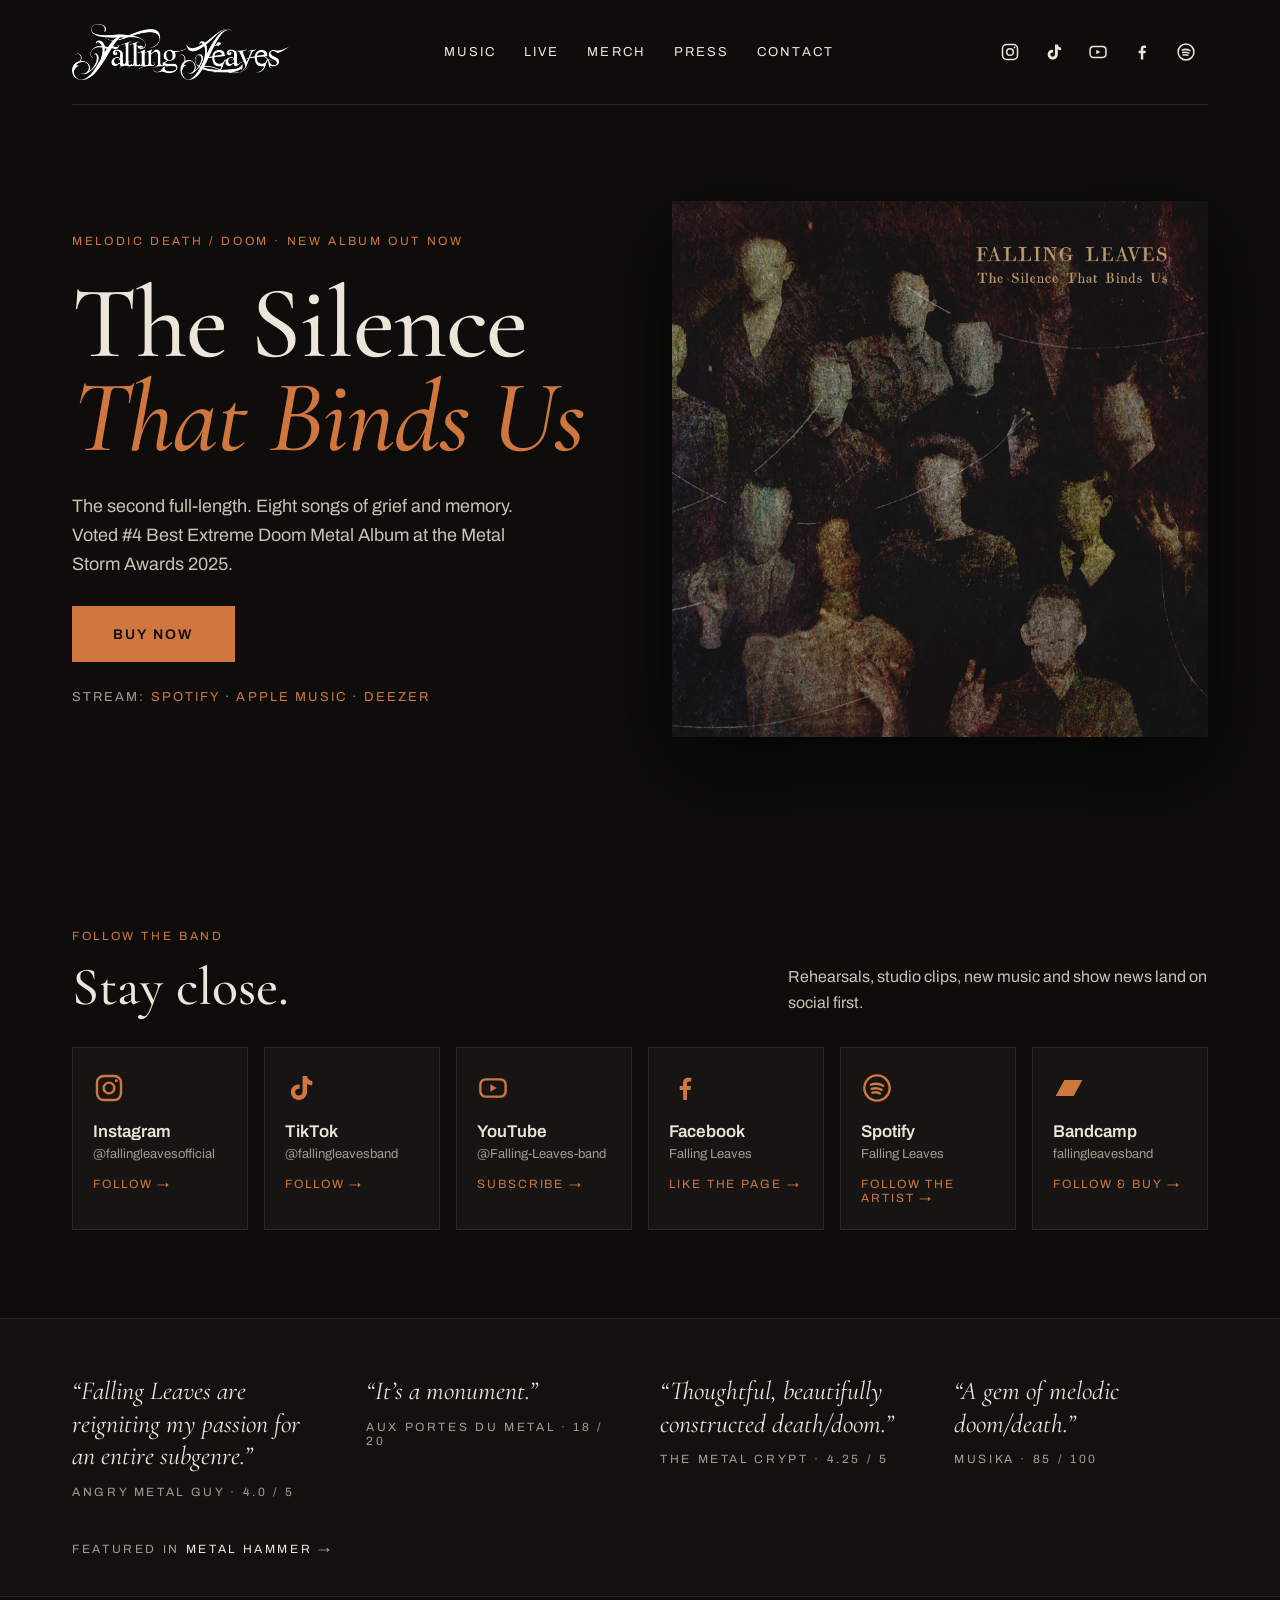
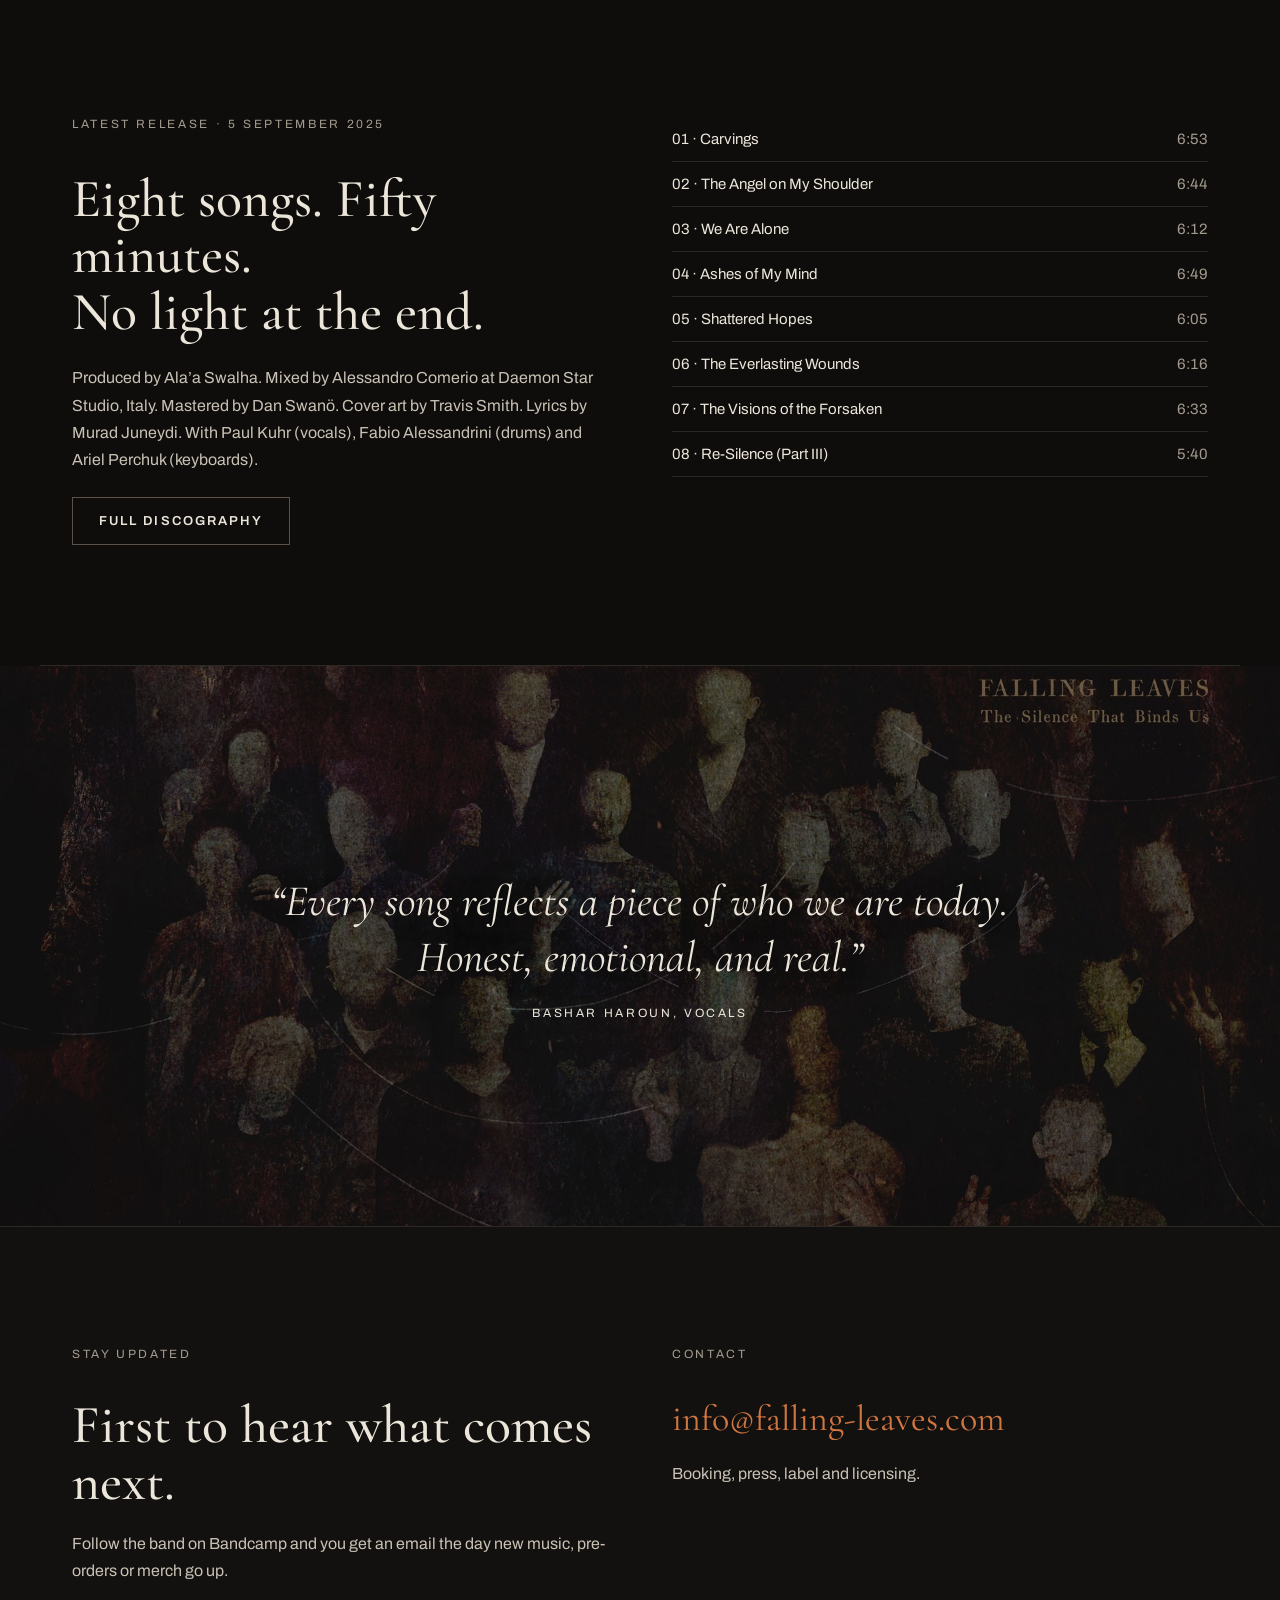
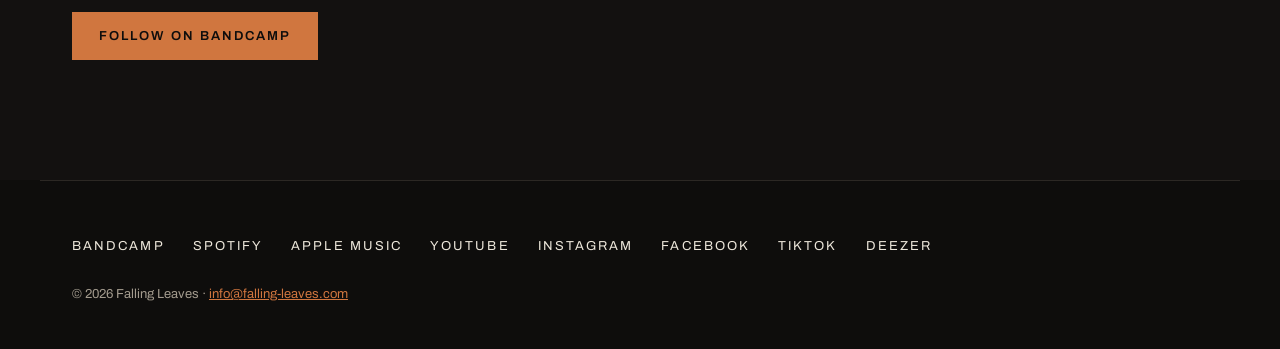
<file: index.html>
<!doctype html>
<html lang="en">
<head>
<meta charset="utf-8">
<meta name="viewport" content="width=device-width, initial-scale=1">
<title>Falling Leaves | Melodic death/doom metal</title>
<meta name="description" content="Falling Leaves, melodic death/doom metal since 2009. New album The Silence That Binds Us out now: Top 10 Best Extreme Doom Metal Album, Metal Storm Awards 2025.">
<link rel="canonical" href="https://falling-leaves.com/">
<meta property="og:type" content="website">
<meta property="og:site_name" content="Falling Leaves">
<meta property="og:title" content="Falling Leaves | Melodic death/doom metal">
<meta property="og:description" content="Falling Leaves, melodic death/doom metal since 2009. New album The Silence That Binds Us out now: Top 10 Best Extreme Doom Metal Album, Metal Storm Awards 2025.">
<meta property="og:url" content="https://falling-leaves.com/">
<meta property="og:image" content="https://falling-leaves.com/assets/img/og.jpg">
<meta name="twitter:card" content="summary_large_image">
<meta name="theme-color" content="#0e0d0c">
<link rel="icon" type="image/png" sizes="32x32" href="/assets/img/favicon-32.png">
<link rel="apple-touch-icon" href="/assets/img/apple-touch-icon.png">
<link rel="preconnect" href="https://fonts.googleapis.com">
<link rel="preconnect" href="https://fonts.gstatic.com" crossorigin>
<link href="https://fonts.googleapis.com/css2?family=Cormorant+Garamond:ital,wght@0,500;0,600;1,500&family=Archivo:wght@400;500;600&display=swap" rel="stylesheet">
<link rel="stylesheet" href="/assets/style.css">
<script type="application/ld+json">{"@context": "https://schema.org", "@type": "MusicGroup", "name": "Falling Leaves", "url": "https://falling-leaves.com", "genre": ["Melodic death/doom metal", "Doom metal"], "foundingDate": "2009", "foundingLocation": "Amman, Jordan", "image": "https://falling-leaves.com/assets/img/og.jpg", "email": "info@falling-leaves.com", "sameAs": ["https://www.instagram.com/fallingleavesofficial/", "https://www.tiktok.com/@fallingleavesband", "https://www.youtube.com/@Falling-Leaves-band", "https://www.facebook.com/fallingleavesofficialband", "https://open.spotify.com/artist/7uUE3OEhgBKf8yVCKXSgvp", "https://fallingleavesband.bandcamp.com", "https://music.apple.com/us/artist/falling-leaves/1769197618", "https://www.deezer.com/us/artist/5499436"], "album": {"@type": "MusicAlbum", "name": "The Silence That Binds Us", "datePublished": "2025-09-05", "image": "https://falling-leaves.com/assets/img/cover-silence.jpg"}}</script>
</head>
<body>
<a class="skip" href="#main">Skip to content</a>
<header class="wrap">
<nav class="nav" aria-label="Main">
<a class="logo" href="/" aria-label="Falling Leaves home"><img src="/assets/img/fl-logo-2025.png" alt="Falling Leaves" width="218" height="56"></a>
<div class="nav-links">
<a href="/music">Music</a>
<a href="/live">Live</a>
<a href="https://fallingleavesband.bandcamp.com/merch">Merch</a>
<a href="/press">Press</a>
<a href="/#contact">Contact</a>
</div>
<div class="soc" aria-label="Social media"><a href="https://www.instagram.com/fallingleavesofficial/" aria-label="Instagram" rel="noopener" target="_blank"><svg viewBox="0 0 24 24" fill="none" stroke="currentColor" stroke-width="1.8" aria-hidden="true"><rect x="3" y="3" width="18" height="18" rx="5"/><circle cx="12" cy="12" r="4"/><circle cx="17.5" cy="6.5" r="1.1" fill="currentColor" stroke="none"/></svg></a><a href="https://www.tiktok.com/@fallingleavesband" aria-label="TikTok" rel="noopener" target="_blank"><svg viewBox="0 0 24 24" fill="currentColor" aria-hidden="true"><path d="M16.6 3c.3 2.2 1.6 3.6 3.9 3.8v3.1c-1.4.1-2.6-.3-3.9-1.1v5.9c0 3.6-2.6 6.3-6.1 6.3S4.4 18.3 4.4 15c0-3.6 3.1-6.1 6.6-5.6v3.2c-1.7-.4-3.4.6-3.4 2.4 0 1.5 1.2 2.6 2.7 2.6 1.6 0 2.9-1.1 2.9-3.2V3z"/></svg></a><a href="https://www.youtube.com/@Falling-Leaves-band" aria-label="YouTube" rel="noopener" target="_blank"><svg viewBox="0 0 24 24" fill="none" stroke="currentColor" stroke-width="1.8" aria-hidden="true"><rect x="2.5" y="5.5" width="19" height="13" rx="4"/><path d="M10 9.2v5.6l4.8-2.8z" fill="currentColor" stroke="none"/></svg></a><a href="https://www.facebook.com/fallingleavesofficialband" aria-label="Facebook" rel="noopener" target="_blank"><svg viewBox="0 0 24 24" fill="currentColor" aria-hidden="true"><path d="M13.5 21v-7.5h2.6l.4-3h-3V8.6c0-.9.3-1.5 1.6-1.5h1.6V4.4c-.3 0-1.2-.1-2.3-.1-2.3 0-3.9 1.4-3.9 4v2.2H8v3h2.6V21z"/></svg></a><a href="https://open.spotify.com/artist/7uUE3OEhgBKf8yVCKXSgvp" aria-label="Spotify" rel="noopener" target="_blank"><svg viewBox="0 0 24 24" fill="none" stroke="currentColor" stroke-width="1.8" stroke-linecap="round" aria-hidden="true"><circle cx="12" cy="12" r="9.5"/><path d="M7.5 9.5c3-1 6.5-.7 9.2.8M8 12.6c2.5-.7 5.2-.4 7.4.8M8.6 15.5c2-.5 3.9-.3 5.6.6"/></svg></a></div>
</nav>
</header>
<main id="main">
<section class="wrap hero">
<div class="grid2">
<div style="display:flex;flex-direction:column;gap:28px;">
<p class="label acc" style="margin:0;">Melodic death / doom &middot; New album out now</p>
<h1>The Silence<br><em>That Binds Us</em></h1>
<p style="margin:0;font-size:18px;line-height:1.6;color:var(--ink2);max-width:480px;">The second full-length. Eight songs of grief and memory. Voted #4 Best Extreme Doom Metal Album at the Metal Storm Awards 2025.</p>
<div class="btns"><a class="btn btn-solid btn-lg" href="https://fallingleavesband.bandcamp.com/album/the-silence-that-binds-us" rel="noopener" target="_blank">Buy now</a></div>
<p class="stream">Stream: <a href="https://open.spotify.com/album/2ENInltULO9gkNUU7aBh0n" rel="noopener" target="_blank">Spotify</a> &middot; <a href="https://music.apple.com/us/album/the-silence-that-binds-us/1829577164" rel="noopener" target="_blank">Apple Music</a> &middot; <a href="https://www.deezer.com/en/album/795310541" rel="noopener" target="_blank">Deezer</a></p>
</div>
<img class="cover" src="/assets/img/cover-silence.jpg" alt="The Silence That Binds Us album cover, art by Travis Smith" width="1600" height="1600" fetchpriority="high">
</div>
</section>

<section class="wrap" style="padding-top:72px;padding-bottom:88px;">
<div style="display:flex;flex-wrap:wrap;justify-content:space-between;align-items:end;gap:16px 32px;margin-bottom:32px;">
<div><p class="label acc">Follow the band</p><h2 class="h2">Stay close.</h2></div>
<p style="margin:0;max-width:420px;color:var(--ink2);font-size:16px;line-height:1.6;">Rehearsals, studio clips, new music and show news land on social first.</p>
</div>
<div class="fgrid">
<a class="fcard" href="https://www.instagram.com/fallingleavesofficial/" rel="noopener" target="_blank"><span class="fi"><svg viewBox="0 0 24 24" fill="none" stroke="currentColor" stroke-width="1.8" aria-hidden="true"><rect x="3" y="3" width="18" height="18" rx="5"/><circle cx="12" cy="12" r="4"/><circle cx="17.5" cy="6.5" r="1.1" fill="currentColor" stroke="none"/></svg></span><span class="fn">Instagram</span><span class="fh">@fallingleavesofficial</span><span class="fc">Follow &rarr;</span></a>
<a class="fcard" href="https://www.tiktok.com/@fallingleavesband" rel="noopener" target="_blank"><span class="fi"><svg viewBox="0 0 24 24" fill="currentColor" aria-hidden="true"><path d="M16.6 3c.3 2.2 1.6 3.6 3.9 3.8v3.1c-1.4.1-2.6-.3-3.9-1.1v5.9c0 3.6-2.6 6.3-6.1 6.3S4.4 18.3 4.4 15c0-3.6 3.1-6.1 6.6-5.6v3.2c-1.7-.4-3.4.6-3.4 2.4 0 1.5 1.2 2.6 2.7 2.6 1.6 0 2.9-1.1 2.9-3.2V3z"/></svg></span><span class="fn">TikTok</span><span class="fh">@fallingleavesband</span><span class="fc">Follow &rarr;</span></a>
<a class="fcard" href="https://www.youtube.com/@Falling-Leaves-band" rel="noopener" target="_blank"><span class="fi"><svg viewBox="0 0 24 24" fill="none" stroke="currentColor" stroke-width="1.8" aria-hidden="true"><rect x="2.5" y="5.5" width="19" height="13" rx="4"/><path d="M10 9.2v5.6l4.8-2.8z" fill="currentColor" stroke="none"/></svg></span><span class="fn">YouTube</span><span class="fh">@Falling-Leaves-band</span><span class="fc">Subscribe &rarr;</span></a>
<a class="fcard" href="https://www.facebook.com/fallingleavesofficialband" rel="noopener" target="_blank"><span class="fi"><svg viewBox="0 0 24 24" fill="currentColor" aria-hidden="true"><path d="M13.5 21v-7.5h2.6l.4-3h-3V8.6c0-.9.3-1.5 1.6-1.5h1.6V4.4c-.3 0-1.2-.1-2.3-.1-2.3 0-3.9 1.4-3.9 4v2.2H8v3h2.6V21z"/></svg></span><span class="fn">Facebook</span><span class="fh">Falling Leaves</span><span class="fc">Like the page &rarr;</span></a>
<a class="fcard" href="https://open.spotify.com/artist/7uUE3OEhgBKf8yVCKXSgvp" rel="noopener" target="_blank"><span class="fi"><svg viewBox="0 0 24 24" fill="none" stroke="currentColor" stroke-width="1.8" stroke-linecap="round" aria-hidden="true"><circle cx="12" cy="12" r="9.5"/><path d="M7.5 9.5c3-1 6.5-.7 9.2.8M8 12.6c2.5-.7 5.2-.4 7.4.8M8.6 15.5c2-.5 3.9-.3 5.6.6"/></svg></span><span class="fn">Spotify</span><span class="fh">Falling Leaves</span><span class="fc">Follow the artist &rarr;</span></a>
<a class="fcard" href="https://fallingleavesband.bandcamp.com" rel="noopener" target="_blank"><span class="fi"><svg viewBox="0 0 24 24" fill="currentColor" aria-hidden="true"><path d="M2 18 8.5 6H22l-6.5 12z"/></svg></span><span class="fn">Bandcamp</span><span class="fh">fallingleavesband</span><span class="fc">Follow &amp; buy &rarr;</span></a>
</div>
</section>

<section class="quotes" aria-label="Press">
<div class="wrap grid4" style="padding-top:56px;padding-bottom:40px;">
<figure><blockquote>&ldquo;Falling Leaves are reigniting my passion for an entire subgenre.&rdquo;</blockquote><figcaption class="label" style="margin:0;">Angry Metal Guy &middot; 4.0 / 5</figcaption></figure>
<figure><blockquote>&ldquo;It&rsquo;s a monument.&rdquo;</blockquote><figcaption class="label" style="margin:0;">Aux Portes du Metal &middot; 18 / 20</figcaption></figure>
<figure><blockquote>&ldquo;Thoughtful, beautifully constructed death/doom.&rdquo;</blockquote><figcaption class="label" style="margin:0;">The Metal Crypt &middot; 4.25 / 5</figcaption></figure>
<figure><blockquote>&ldquo;A gem of melodic doom/death.&rdquo;</blockquote><figcaption class="label" style="margin:0;">Musika &middot; 85 / 100</figcaption></figure>
</div>
<div class="wrap" style="padding-bottom:40px;">
<a href="https://www.loudersound.com/bands-artists/falling-leaves-feature-2025" rel="noopener" target="_blank" style="font-size:12px;letter-spacing:.22em;text-transform:uppercase;text-decoration:none;color:var(--mute);">Featured in <span style="color:var(--ink);">Metal Hammer</span> &rarr;</a>
</div>
</section>

<section class="wrap section">
<div class="grid2" style="align-items:start;">
<div style="display:flex;flex-direction:column;gap:24px;">
<p class="label">Latest release &middot; 5 September 2025</p>
<h2 class="h2">Eight songs. Fifty minutes.<br>No light at the end.</h2>
<p class="lead" style="font-size:16px;">Produced by Ala&rsquo;a Swalha. Mixed by Alessandro Comerio at Daemon Star Studio, Italy. Mastered by Dan Swan&ouml;. Cover art by Travis Smith. Lyrics by Murad Juneydi. With Paul Kuhr (vocals), Fabio Alessandrini (drums) and Ariel Perchuk (keyboards).</p>
<a class="btn btn-ghost" href="/music" style="align-self:flex-start;">Full discography</a>
</div>
<div>
<div class="track"><span>01 &middot; Carvings</span><span>6:53</span></div>
<div class="track"><span>02 &middot; The Angel on My Shoulder</span><span>6:44</span></div>
<div class="track"><span>03 &middot; We Are Alone</span><span>6:12</span></div>
<div class="track"><span>04 &middot; Ashes of My Mind</span><span>6:49</span></div>
<div class="track"><span>05 &middot; Shattered Hopes</span><span>6:05</span></div>
<div class="track"><span>06 &middot; The Everlasting Wounds</span><span>6:16</span></div>
<div class="track"><span>07 &middot; The Visions of the Forsaken</span><span>6:33</span></div>
<div class="track"><span>08 &middot; Re-Silence (Part III)</span><span>5:40</span></div>
</div>
</div>
</section>

<section class="banner">
<img src="/assets/img/art-wide.jpg" alt="" loading="lazy" width="2000" height="1007">
<div class="wrap in">
<blockquote>&ldquo;Every song reflects a piece of who we are today. Honest, emotional, and real.&rdquo;</blockquote>
<p class="label" style="margin:0;color:var(--ink);">Bashar Haroun, vocals</p>
</div>
</section>

<section id="contact" style="background:var(--bg2);">
<div class="wrap grid2" style="padding-top:120px;padding-bottom:120px;align-items:start;">
<div style="display:flex;flex-direction:column;gap:20px;">
<p class="label">Stay updated</p>
<h2 class="h2">First to hear what comes next.</h2>
<p class="lead" style="font-size:16px;">Follow the band on Bandcamp and you get an email the day new music, pre-orders or merch go up.</p>
<a class="btn btn-solid" href="https://fallingleavesband.bandcamp.com" rel="noopener" target="_blank" style="align-self:flex-start;margin-top:8px;">Follow on Bandcamp</a>
</div>
<div style="display:flex;flex-direction:column;gap:20px;">
<p class="label">Contact</p>
<a href="mailto:info@falling-leaves.com" style="font-family:var(--serif);font-size:clamp(28px,3vw,36px);text-decoration:none;word-break:break-all;">info@falling-leaves.com</a>
<p class="lead" style="font-size:16px;">Booking, press, label and licensing.</p>
</div>
</div>
</section>

</main>
<footer class="wrap foot">
<div class="nav-links"><a href="https://fallingleavesband.bandcamp.com" rel="noopener" target="_blank">Bandcamp</a><a href="https://open.spotify.com/artist/7uUE3OEhgBKf8yVCKXSgvp" rel="noopener" target="_blank">Spotify</a><a href="https://music.apple.com/us/artist/falling-leaves/1769197618" rel="noopener" target="_blank">Apple Music</a><a href="https://www.youtube.com/@Falling-Leaves-band" rel="noopener" target="_blank">YouTube</a><a href="https://www.instagram.com/fallingleavesofficial/" rel="noopener" target="_blank">Instagram</a><a href="https://www.facebook.com/fallingleavesofficialband" rel="noopener" target="_blank">Facebook</a><a href="https://www.tiktok.com/@fallingleavesband" rel="noopener" target="_blank">TikTok</a><a href="https://www.deezer.com/us/artist/5499436" rel="noopener" target="_blank">Deezer</a></div>
<small>&copy; 2026 Falling Leaves &middot; <a href="mailto:info@falling-leaves.com">info@falling-leaves.com</a></small>
</footer>
</body>
</html>
</file>
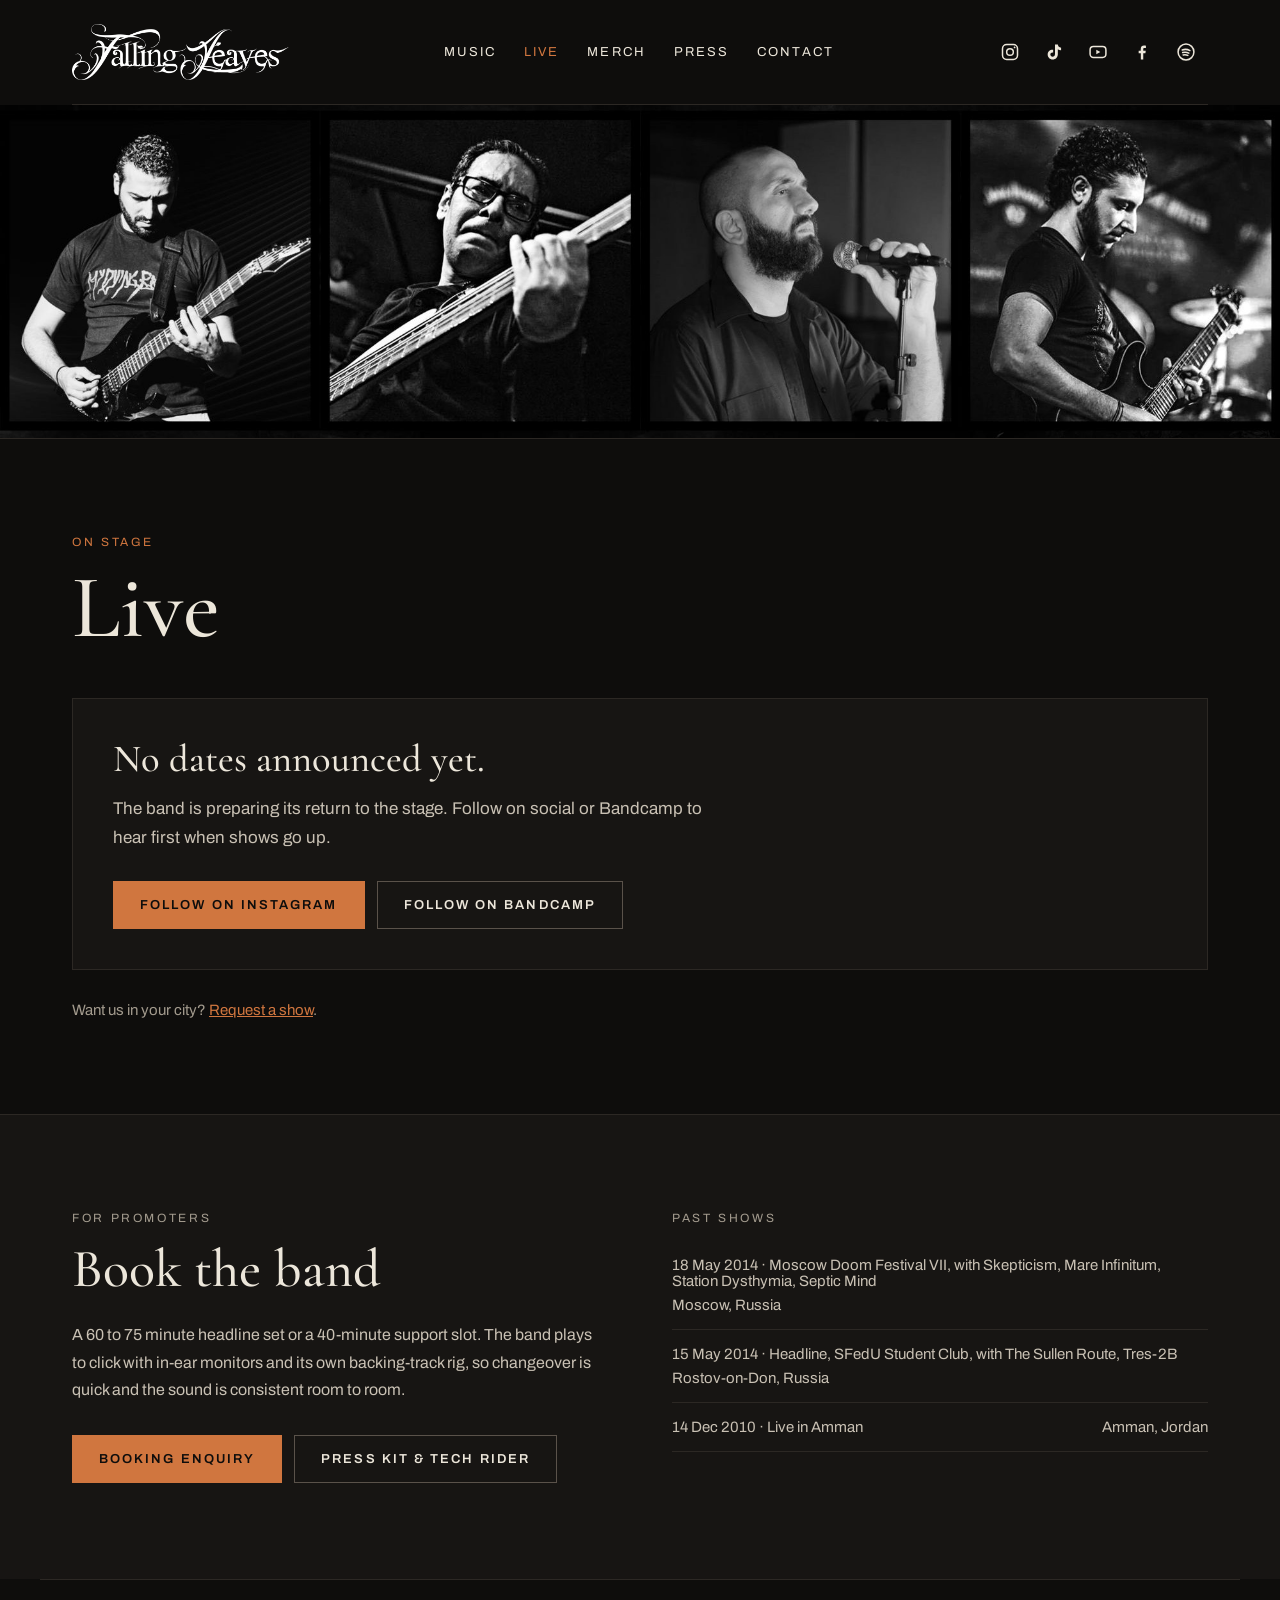
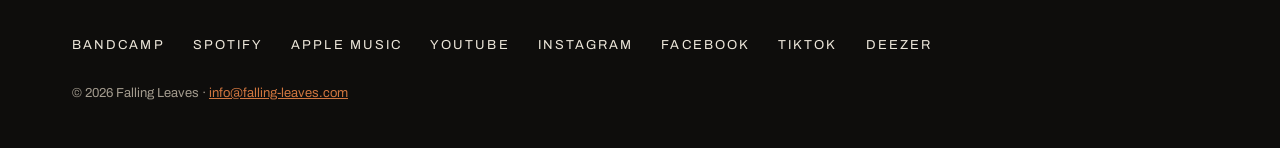
<file: live.html>
<!doctype html>
<html lang="en">
<head>
<meta charset="utf-8">
<meta name="viewport" content="width=device-width, initial-scale=1">
<title>Falling Leaves | Live</title>
<meta name="description" content="Falling Leaves live: booking, upcoming shows and past performances.">
<link rel="canonical" href="https://falling-leaves.com/live">
<meta property="og:type" content="website">
<meta property="og:site_name" content="Falling Leaves">
<meta property="og:title" content="Falling Leaves | Live">
<meta property="og:description" content="Falling Leaves live: booking, upcoming shows and past performances.">
<meta property="og:url" content="https://falling-leaves.com/live">
<meta property="og:image" content="https://falling-leaves.com/assets/img/og.jpg">
<meta name="twitter:card" content="summary_large_image">
<meta name="theme-color" content="#0e0d0c">
<link rel="icon" type="image/png" sizes="32x32" href="/assets/img/favicon-32.png">
<link rel="apple-touch-icon" href="/assets/img/apple-touch-icon.png">
<link rel="preconnect" href="https://fonts.googleapis.com">
<link rel="preconnect" href="https://fonts.gstatic.com" crossorigin>
<link href="https://fonts.googleapis.com/css2?family=Cormorant+Garamond:ital,wght@0,500;0,600;1,500&family=Archivo:wght@400;500;600&display=swap" rel="stylesheet">
<link rel="stylesheet" href="/assets/style.css">

</head>
<body>
<a class="skip" href="#main">Skip to content</a>
<header class="wrap">
<nav class="nav" aria-label="Main">
<a class="logo" href="/" aria-label="Falling Leaves home"><img src="/assets/img/fl-logo-2025.png" alt="Falling Leaves" width="218" height="56"></a>
<div class="nav-links">
<a href="/music">Music</a>
<a href="/live" class="on" aria-current="page">Live</a>
<a href="https://fallingleavesband.bandcamp.com/merch">Merch</a>
<a href="/press">Press</a>
<a href="/#contact">Contact</a>
</div>
<div class="soc" aria-label="Social media"><a href="https://www.instagram.com/fallingleavesofficial/" aria-label="Instagram" rel="noopener" target="_blank"><svg viewBox="0 0 24 24" fill="none" stroke="currentColor" stroke-width="1.8" aria-hidden="true"><rect x="3" y="3" width="18" height="18" rx="5"/><circle cx="12" cy="12" r="4"/><circle cx="17.5" cy="6.5" r="1.1" fill="currentColor" stroke="none"/></svg></a><a href="https://www.tiktok.com/@fallingleavesband" aria-label="TikTok" rel="noopener" target="_blank"><svg viewBox="0 0 24 24" fill="currentColor" aria-hidden="true"><path d="M16.6 3c.3 2.2 1.6 3.6 3.9 3.8v3.1c-1.4.1-2.6-.3-3.9-1.1v5.9c0 3.6-2.6 6.3-6.1 6.3S4.4 18.3 4.4 15c0-3.6 3.1-6.1 6.6-5.6v3.2c-1.7-.4-3.4.6-3.4 2.4 0 1.5 1.2 2.6 2.7 2.6 1.6 0 2.9-1.1 2.9-3.2V3z"/></svg></a><a href="https://www.youtube.com/@Falling-Leaves-band" aria-label="YouTube" rel="noopener" target="_blank"><svg viewBox="0 0 24 24" fill="none" stroke="currentColor" stroke-width="1.8" aria-hidden="true"><rect x="2.5" y="5.5" width="19" height="13" rx="4"/><path d="M10 9.2v5.6l4.8-2.8z" fill="currentColor" stroke="none"/></svg></a><a href="https://www.facebook.com/fallingleavesofficialband" aria-label="Facebook" rel="noopener" target="_blank"><svg viewBox="0 0 24 24" fill="currentColor" aria-hidden="true"><path d="M13.5 21v-7.5h2.6l.4-3h-3V8.6c0-.9.3-1.5 1.6-1.5h1.6V4.4c-.3 0-1.2-.1-2.3-.1-2.3 0-3.9 1.4-3.9 4v2.2H8v3h2.6V21z"/></svg></a><a href="https://open.spotify.com/artist/7uUE3OEhgBKf8yVCKXSgvp" aria-label="Spotify" rel="noopener" target="_blank"><svg viewBox="0 0 24 24" fill="none" stroke="currentColor" stroke-width="1.8" stroke-linecap="round" aria-hidden="true"><circle cx="12" cy="12" r="9.5"/><path d="M7.5 9.5c3-1 6.5-.7 9.2.8M8 12.6c2.5-.7 5.2-.4 7.4.8M8.6 15.5c2-.5 3.9-.3 5.6.6"/></svg></a></div>
</nav>
</header>
<main id="main">
<section style="background:#0e0d0c;border-bottom:1px solid var(--line);"><picture><source media="(max-width:700px)" srcset="/assets/img/band-live-grid.jpg" width="1000" height="1040"><img src="/assets/img/band-live-strip.jpg" alt="Falling Leaves on stage" width="2000" height="520" style="width:100%;max-width:1400px;height:auto;display:block;margin:0 auto;"></picture></section>

<section class="wrap" style="padding-top:96px;padding-bottom:96px;">
<p class="label acc">On stage</p>
<h1 class="h1" style="margin-bottom:48px;">Live</h1>
<div class="nodates">
<h2 class="h2" style="font-size:clamp(28px,3vw,40px);">No dates announced yet.</h2>
<p class="lead" style="margin-top:16px;max-width:620px;">The band is preparing its return to the stage. Follow on social or Bandcamp to hear first when shows go up.</p>
<div class="btns" style="margin-top:28px;">
<a class="btn btn-solid" href="https://www.instagram.com/fallingleavesofficial/" rel="noopener" target="_blank">Follow on Instagram</a>
<a class="btn btn-ghost" href="https://fallingleavesband.bandcamp.com" rel="noopener" target="_blank">Follow on Bandcamp</a>
</div>
</div>
<p style="margin:32px 0 0;color:var(--mute);font-size:15px;">Want us in your city? <a href="mailto:info@falling-leaves.com?subject=Bring%20Falling%20Leaves%20to">Request a show</a>.</p>
</section>

<section style="background:var(--bg3);border-top:1px solid var(--line);">
<div class="wrap grid2" style="padding-top:96px;padding-bottom:96px;align-items:start;">
<div>
<p class="label">For promoters</p>
<h2 class="h2">Book the band</h2>
<p class="lead" style="margin-top:24px;font-size:16px;">A 60 to 75 minute headline set or a 40-minute support slot. The band plays to click with in-ear monitors and its own backing-track rig, so changeover is quick and the sound is consistent room to room.</p>
<div class="btns" style="margin-top:32px;">
<a class="btn btn-solid" href="mailto:info@falling-leaves.com?subject=Booking">Booking enquiry</a>
<a class="btn btn-ghost" href="/press#rider">Press kit &amp; tech rider</a>
</div>
</div>
<div>
<p class="label">Past shows</p>
<div class="past"><span>18 May 2014 &middot; Moscow Doom Festival VII, with Skepticism, Mare Infinitum, Station Dysthymia, Septic Mind</span><span>Moscow, Russia</span></div>
<div class="past"><span>15 May 2014 &middot; Headline, SFedU Student Club, with The Sullen Route, Tres-2B</span><span>Rostov-on-Don, Russia</span></div>
<div class="past"><span>14 Dec 2010 &middot; Live in Amman</span><span>Amman, Jordan</span></div>
</div>
</div>
</section>

</main>
<footer class="wrap foot">
<div class="nav-links"><a href="https://fallingleavesband.bandcamp.com" rel="noopener" target="_blank">Bandcamp</a><a href="https://open.spotify.com/artist/7uUE3OEhgBKf8yVCKXSgvp" rel="noopener" target="_blank">Spotify</a><a href="https://music.apple.com/us/artist/falling-leaves/1769197618" rel="noopener" target="_blank">Apple Music</a><a href="https://www.youtube.com/@Falling-Leaves-band" rel="noopener" target="_blank">YouTube</a><a href="https://www.instagram.com/fallingleavesofficial/" rel="noopener" target="_blank">Instagram</a><a href="https://www.facebook.com/fallingleavesofficialband" rel="noopener" target="_blank">Facebook</a><a href="https://www.tiktok.com/@fallingleavesband" rel="noopener" target="_blank">TikTok</a><a href="https://www.deezer.com/us/artist/5499436" rel="noopener" target="_blank">Deezer</a></div>
<small>&copy; 2026 Falling Leaves &middot; <a href="mailto:info@falling-leaves.com">info@falling-leaves.com</a></small>
</footer>
</body>
</html>
</file>
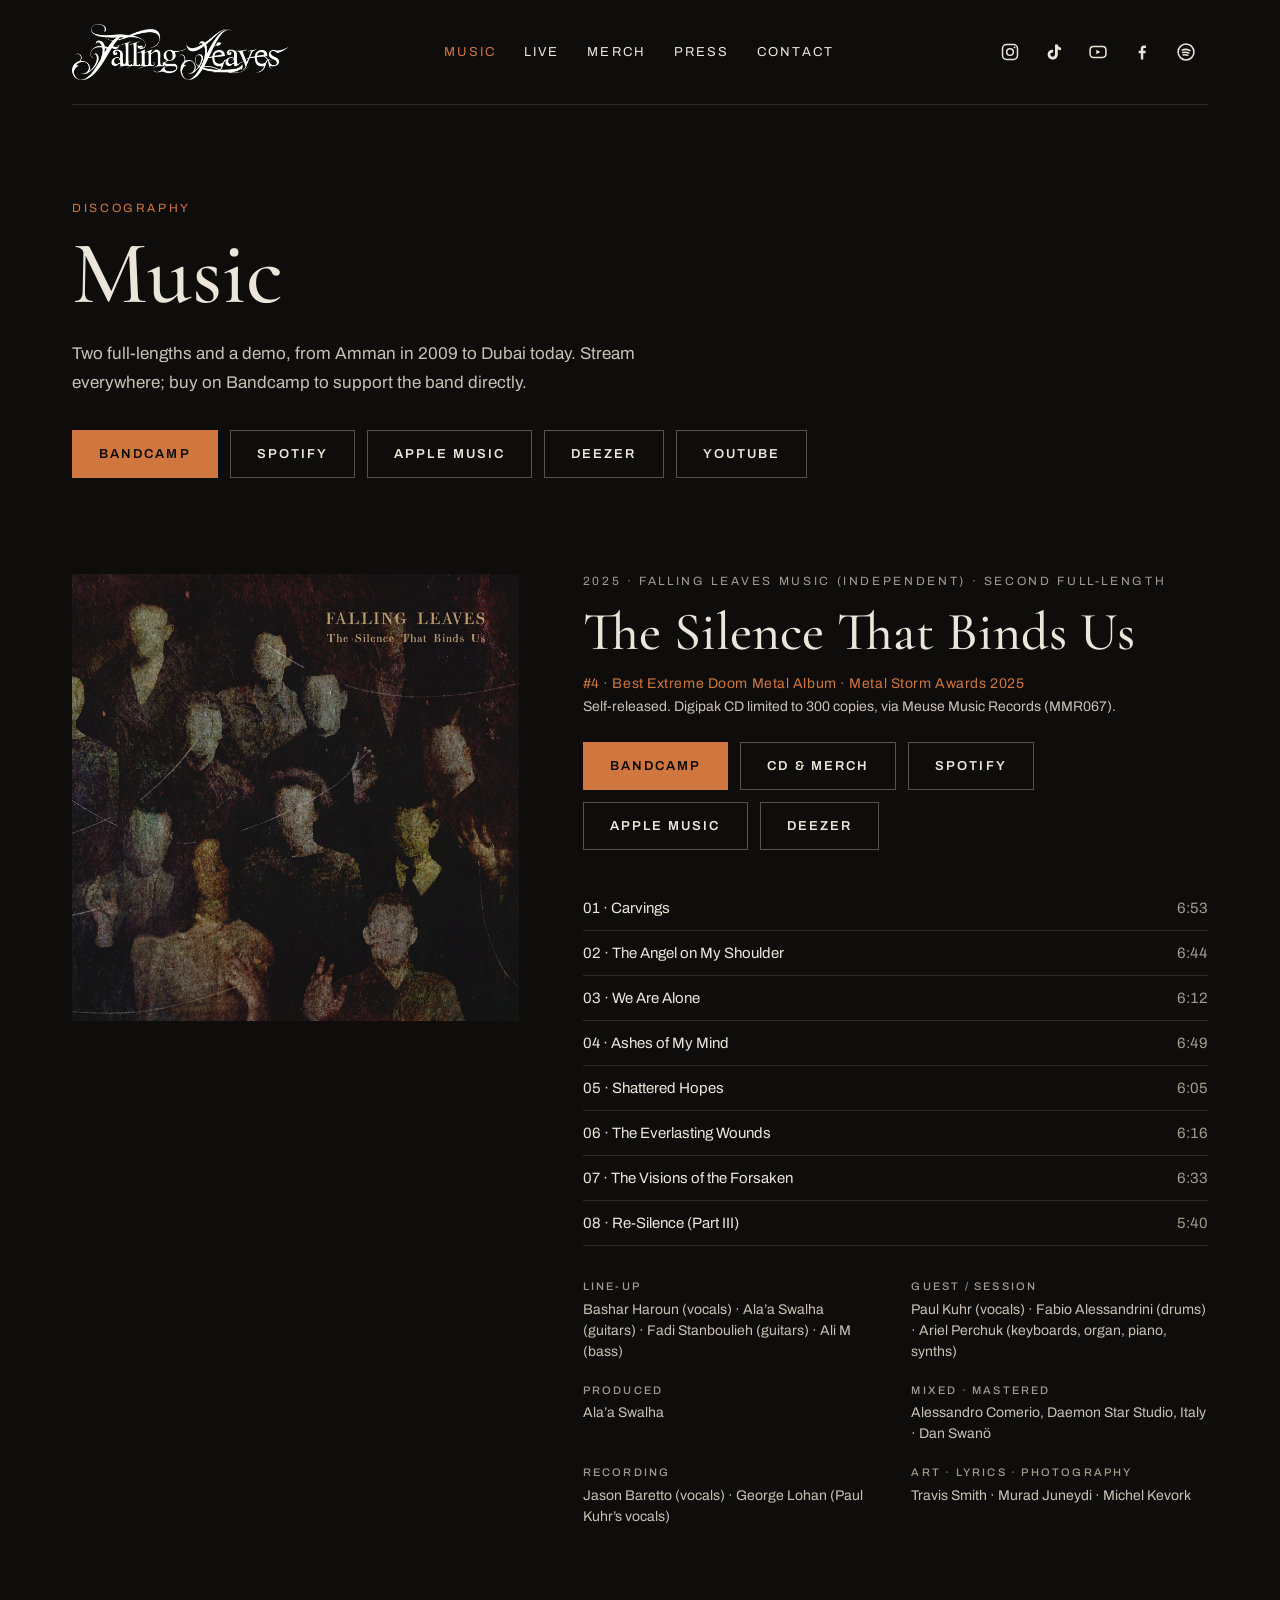
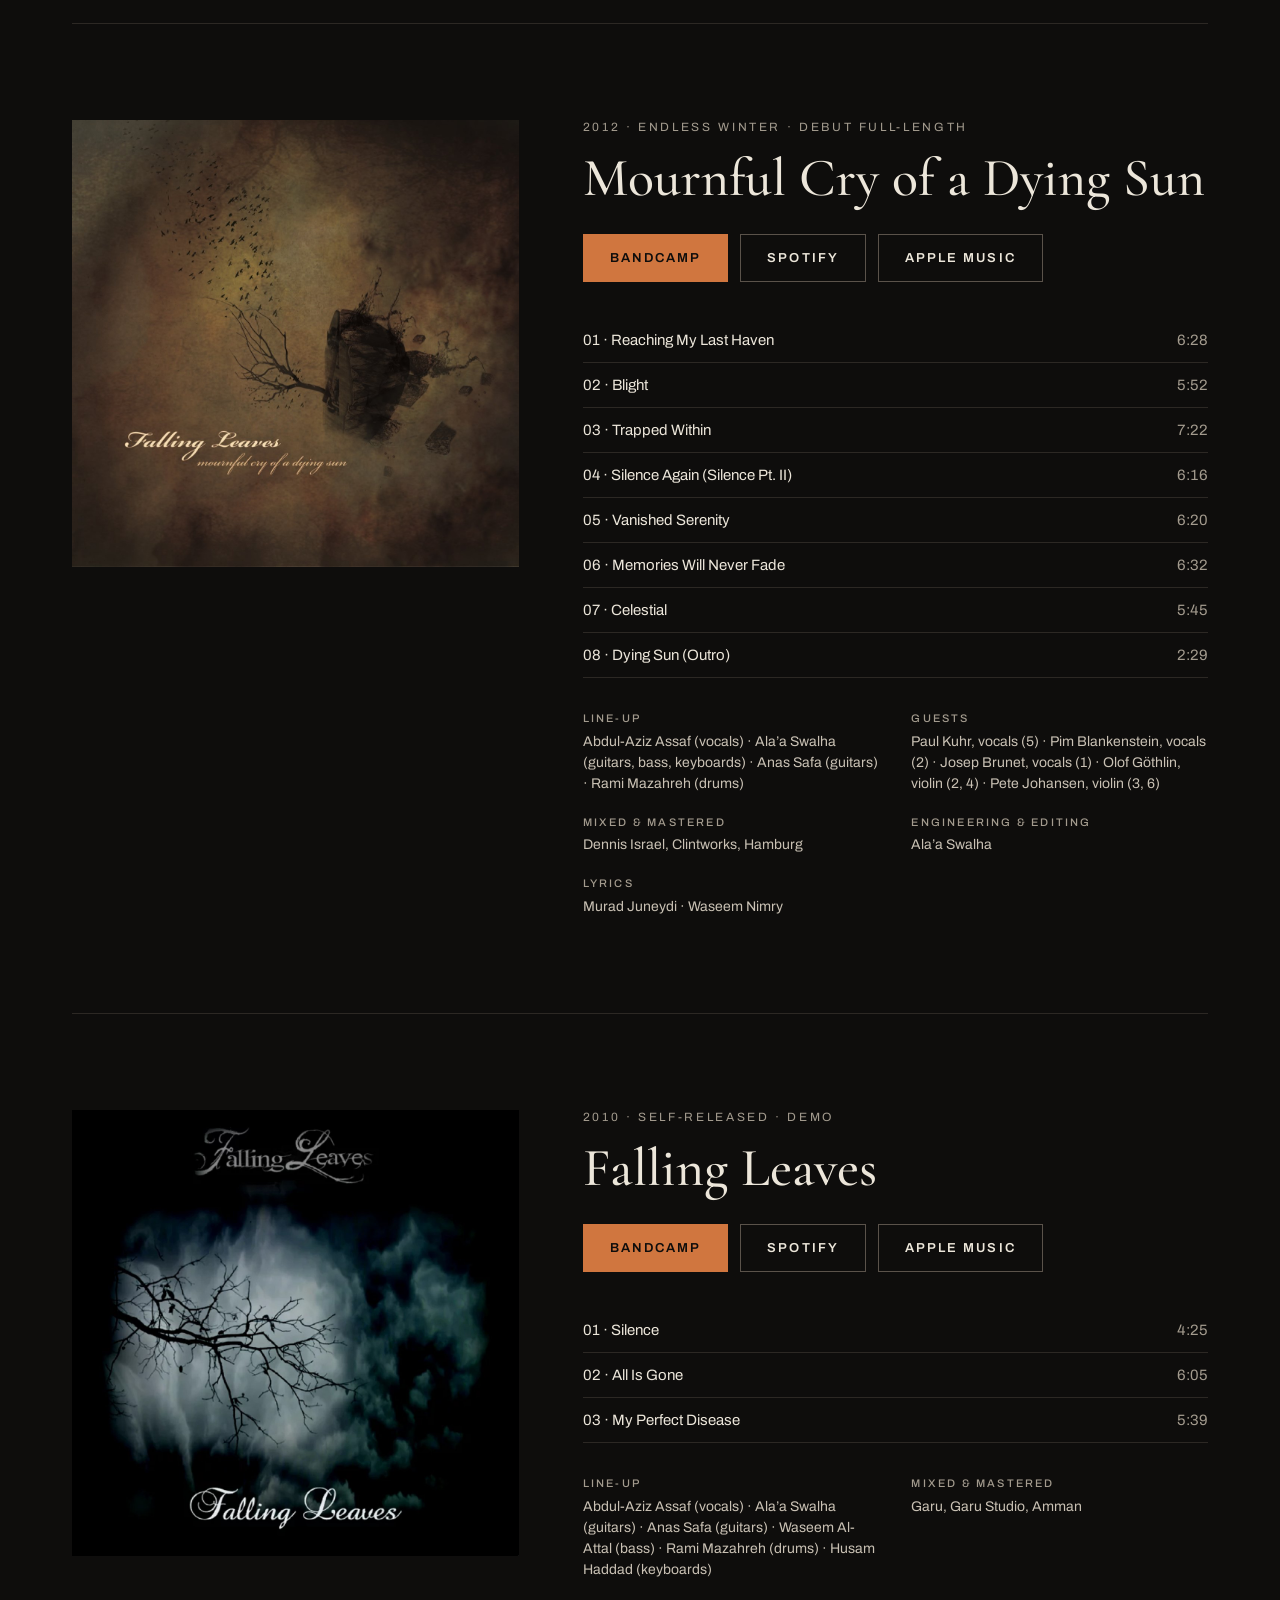
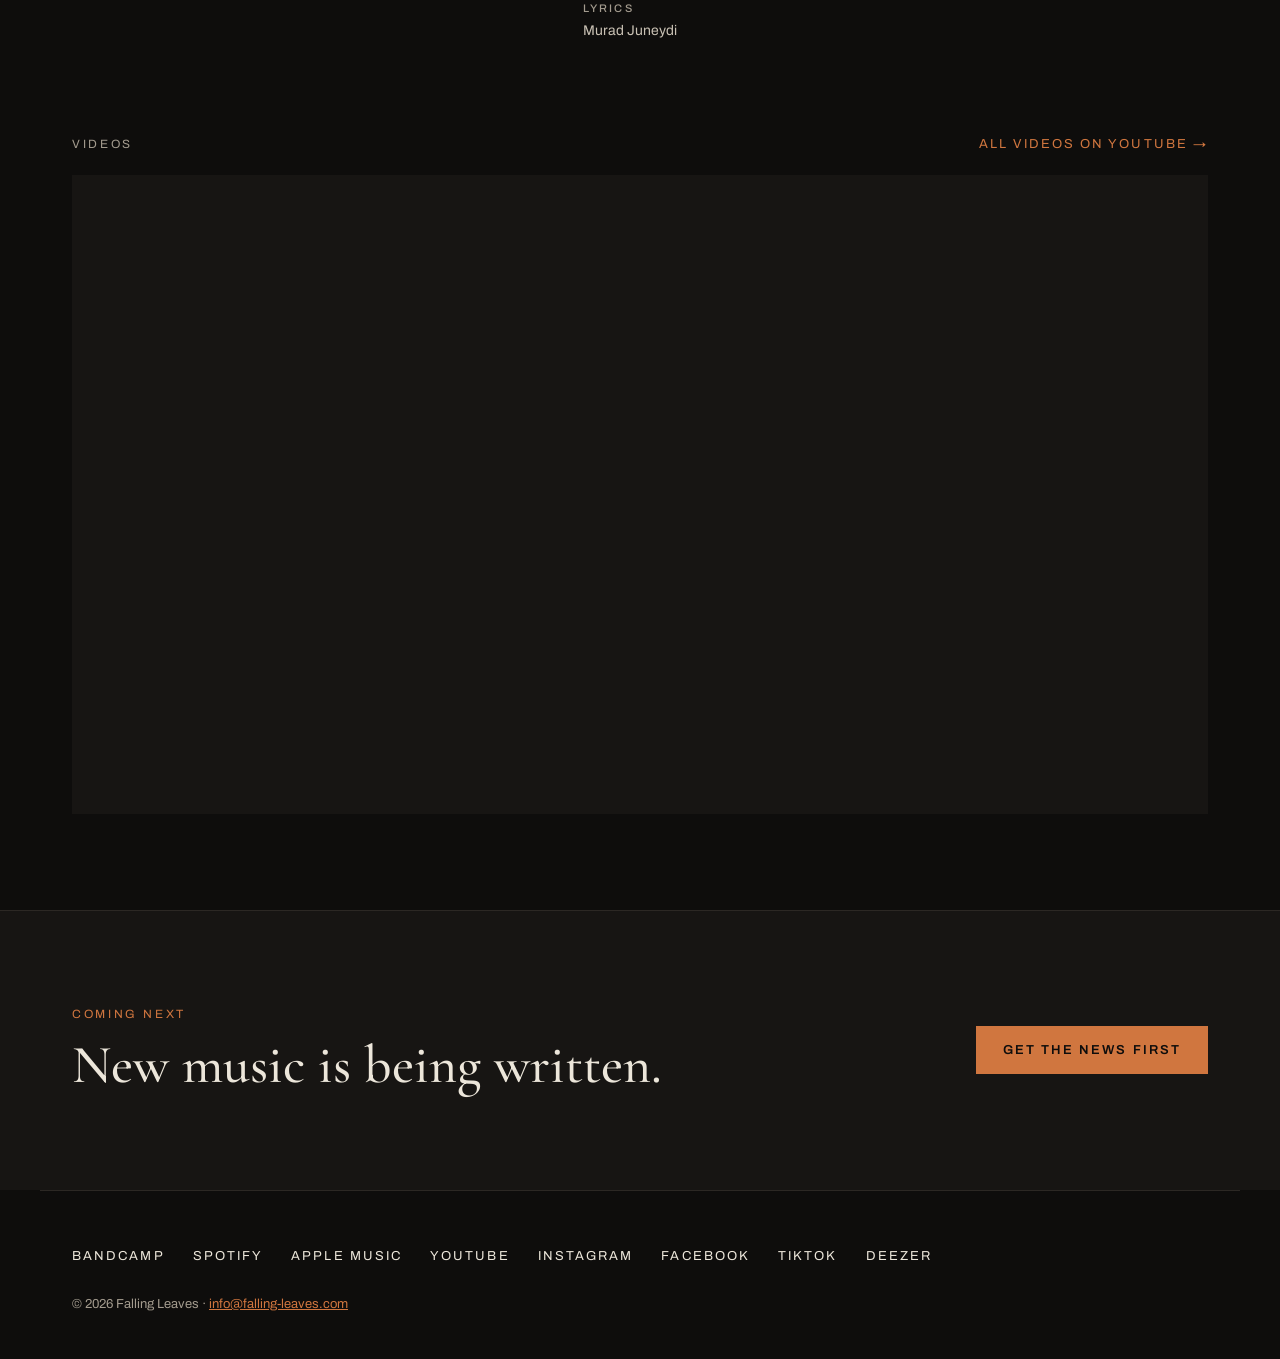
<file: music.html>
<!doctype html>
<html lang="en">
<head>
<meta charset="utf-8">
<meta name="viewport" content="width=device-width, initial-scale=1">
<title>Falling Leaves | Music</title>
<meta name="description" content="Discography of Falling Leaves: The Silence That Binds Us (2025), Mournful Cry of a Dying Sun (2012) and the 2010 demo. Stream or buy on Bandcamp.">
<link rel="canonical" href="https://falling-leaves.com/music">
<meta property="og:type" content="website">
<meta property="og:site_name" content="Falling Leaves">
<meta property="og:title" content="Falling Leaves | Music">
<meta property="og:description" content="Discography of Falling Leaves: The Silence That Binds Us (2025), Mournful Cry of a Dying Sun (2012) and the 2010 demo. Stream or buy on Bandcamp.">
<meta property="og:url" content="https://falling-leaves.com/music">
<meta property="og:image" content="https://falling-leaves.com/assets/img/og.jpg">
<meta name="twitter:card" content="summary_large_image">
<meta name="theme-color" content="#0e0d0c">
<link rel="icon" type="image/png" sizes="32x32" href="/assets/img/favicon-32.png">
<link rel="apple-touch-icon" href="/assets/img/apple-touch-icon.png">
<link rel="preconnect" href="https://fonts.googleapis.com">
<link rel="preconnect" href="https://fonts.gstatic.com" crossorigin>
<link href="https://fonts.googleapis.com/css2?family=Cormorant+Garamond:ital,wght@0,500;0,600;1,500&family=Archivo:wght@400;500;600&display=swap" rel="stylesheet">
<link rel="stylesheet" href="/assets/style.css">

</head>
<body>
<a class="skip" href="#main">Skip to content</a>
<header class="wrap">
<nav class="nav" aria-label="Main">
<a class="logo" href="/" aria-label="Falling Leaves home"><img src="/assets/img/fl-logo-2025.png" alt="Falling Leaves" width="218" height="56"></a>
<div class="nav-links">
<a href="/music" class="on" aria-current="page">Music</a>
<a href="/live">Live</a>
<a href="https://fallingleavesband.bandcamp.com/merch">Merch</a>
<a href="/press">Press</a>
<a href="/#contact">Contact</a>
</div>
<div class="soc" aria-label="Social media"><a href="https://www.instagram.com/fallingleavesofficial/" aria-label="Instagram" rel="noopener" target="_blank"><svg viewBox="0 0 24 24" fill="none" stroke="currentColor" stroke-width="1.8" aria-hidden="true"><rect x="3" y="3" width="18" height="18" rx="5"/><circle cx="12" cy="12" r="4"/><circle cx="17.5" cy="6.5" r="1.1" fill="currentColor" stroke="none"/></svg></a><a href="https://www.tiktok.com/@fallingleavesband" aria-label="TikTok" rel="noopener" target="_blank"><svg viewBox="0 0 24 24" fill="currentColor" aria-hidden="true"><path d="M16.6 3c.3 2.2 1.6 3.6 3.9 3.8v3.1c-1.4.1-2.6-.3-3.9-1.1v5.9c0 3.6-2.6 6.3-6.1 6.3S4.4 18.3 4.4 15c0-3.6 3.1-6.1 6.6-5.6v3.2c-1.7-.4-3.4.6-3.4 2.4 0 1.5 1.2 2.6 2.7 2.6 1.6 0 2.9-1.1 2.9-3.2V3z"/></svg></a><a href="https://www.youtube.com/@Falling-Leaves-band" aria-label="YouTube" rel="noopener" target="_blank"><svg viewBox="0 0 24 24" fill="none" stroke="currentColor" stroke-width="1.8" aria-hidden="true"><rect x="2.5" y="5.5" width="19" height="13" rx="4"/><path d="M10 9.2v5.6l4.8-2.8z" fill="currentColor" stroke="none"/></svg></a><a href="https://www.facebook.com/fallingleavesofficialband" aria-label="Facebook" rel="noopener" target="_blank"><svg viewBox="0 0 24 24" fill="currentColor" aria-hidden="true"><path d="M13.5 21v-7.5h2.6l.4-3h-3V8.6c0-.9.3-1.5 1.6-1.5h1.6V4.4c-.3 0-1.2-.1-2.3-.1-2.3 0-3.9 1.4-3.9 4v2.2H8v3h2.6V21z"/></svg></a><a href="https://open.spotify.com/artist/7uUE3OEhgBKf8yVCKXSgvp" aria-label="Spotify" rel="noopener" target="_blank"><svg viewBox="0 0 24 24" fill="none" stroke="currentColor" stroke-width="1.8" stroke-linecap="round" aria-hidden="true"><circle cx="12" cy="12" r="9.5"/><path d="M7.5 9.5c3-1 6.5-.7 9.2.8M8 12.6c2.5-.7 5.2-.4 7.4.8M8.6 15.5c2-.5 3.9-.3 5.6.6"/></svg></a></div>
</nav>
</header>
<main id="main">
<section class="wrap" style="padding-top:96px;">
<p class="label acc">Discography</p>
<h1 class="h1">Music</h1>
<p class="lead" style="margin-top:24px;max-width:640px;">Two full-lengths and a demo, from Amman in 2009 to Dubai today. Stream everywhere; buy on Bandcamp to support the band directly.</p>
<div class="btns" style="margin-top:32px;">
<a class="btn btn-solid" href="https://fallingleavesband.bandcamp.com" rel="noopener" target="_blank">Bandcamp</a>
<a class="btn btn-ghost" href="https://open.spotify.com/artist/7uUE3OEhgBKf8yVCKXSgvp" rel="noopener" target="_blank">Spotify</a>
<a class="btn btn-ghost" href="https://music.apple.com/us/artist/falling-leaves/1769197618" rel="noopener" target="_blank">Apple Music</a>
<a class="btn btn-ghost" href="https://www.deezer.com/us/artist/5499436" rel="noopener" target="_blank">Deezer</a>
<a class="btn btn-ghost" href="https://www.youtube.com/@Falling-Leaves-band" rel="noopener" target="_blank">YouTube</a>
</div>
</section>

<section class="wrap">
<article class="album">
<div style="display:flex;flex-direction:column;gap:16px;">
<img class="cover" src="/assets/img/cover-silence.jpg" alt="The Silence That Binds Us album cover, art by Travis Smith" width="1600" height="1600">
<iframe class="embed" title="The Silence That Binds Us on Spotify" src="https://open.spotify.com/embed/album/2ENInltULO9gkNUU7aBh0n?utm_source=generator&amp;theme=0" height="352" allow="autoplay; clipboard-write; encrypted-media; fullscreen; picture-in-picture" loading="lazy"></iframe>
</div>
<div>
<p class="label">2025 &middot; Falling Leaves Music (independent) &middot; Second full-length</p>
<h2 class="h2">The Silence That Binds Us</h2>
<p style="margin:16px 0 0;font-size:14px;color:var(--acc);letter-spacing:.04em;">#4 &middot; Best Extreme Doom Metal Album &middot; Metal Storm Awards 2025</p>
<p style="margin:8px 0 0;font-size:14px;color:var(--ink2);">Self-released. Digipak CD limited to 300 copies, via Meuse Music Records (MMR067).</p>
<div class="btns" style="margin:28px 0 36px;">
<a class="btn btn-solid" href="https://fallingleavesband.bandcamp.com/album/the-silence-that-binds-us" rel="noopener" target="_blank">Bandcamp</a>
<a class="btn btn-ghost" href="https://fallingleavesband.bandcamp.com/merch" rel="noopener" target="_blank">CD &amp; merch</a>
<a class="btn btn-ghost" href="https://open.spotify.com/album/2ENInltULO9gkNUU7aBh0n" rel="noopener" target="_blank">Spotify</a>
<a class="btn btn-ghost" href="https://music.apple.com/us/album/the-silence-that-binds-us/1829577164" rel="noopener" target="_blank">Apple Music</a>
<a class="btn btn-ghost" href="https://www.deezer.com/en/album/795310541" rel="noopener" target="_blank">Deezer</a>
</div>
<div class="track"><span>01 &middot; Carvings</span><span>6:53</span></div>
<div class="track"><span>02 &middot; The Angel on My Shoulder</span><span>6:44</span></div>
<div class="track"><span>03 &middot; We Are Alone</span><span>6:12</span></div>
<div class="track"><span>04 &middot; Ashes of My Mind</span><span>6:49</span></div>
<div class="track"><span>05 &middot; Shattered Hopes</span><span>6:05</span></div>
<div class="track"><span>06 &middot; The Everlasting Wounds</span><span>6:16</span></div>
<div class="track"><span>07 &middot; The Visions of the Forsaken</span><span>6:33</span></div>
<div class="track"><span>08 &middot; Re-Silence (Part III)</span><span>5:40</span></div>
<div class="credits">
<div><b>Line-up</b>Bashar Haroun (vocals) &middot; Ala&rsquo;a Swalha (guitars) &middot; Fadi Stanboulieh (guitars) &middot; Ali M (bass)</div>
<div><b>Guest / session</b>Paul Kuhr (vocals) &middot; Fabio Alessandrini (drums) &middot; Ariel Perchuk (keyboards, organ, piano, synths)</div>
<div><b>Produced</b>Ala&rsquo;a Swalha</div>
<div><b>Mixed &middot; Mastered</b>Alessandro Comerio, Daemon Star Studio, Italy &middot; Dan Swan&ouml;</div>
<div><b>Recording</b>Jason Baretto (vocals) &middot; George Lohan (Paul Kuhr&rsquo;s vocals)</div>
<div><b>Art &middot; Lyrics &middot; Photography</b>Travis Smith &middot; Murad Juneydi &middot; Michel Kevork</div>
</div>
</div>
</article>

<article class="album">
<img class="cover" src="/assets/img/cover-mournful.jpg" alt="Mournful Cry of a Dying Sun album cover" width="1197" height="1200" loading="lazy">
<div>
<p class="label">2012 &middot; Endless Winter &middot; Debut full-length</p>
<h2 class="h2">Mournful Cry of a Dying Sun</h2>
<div class="btns" style="margin:28px 0 36px;">
<a class="btn btn-solid" href="https://fallingleavesband.bandcamp.com/album/mournful-cry-of-a-dying-sun" rel="noopener" target="_blank">Bandcamp</a>
<a class="btn btn-ghost" href="https://open.spotify.com/album/35EVyBKIJ8EK5uY0mMWy59" rel="noopener" target="_blank">Spotify</a>
<a class="btn btn-ghost" href="https://music.apple.com/us/album/mournful-cry-of-a-dying-sun/1769509170" rel="noopener" target="_blank">Apple Music</a>
</div>
<div class="track"><span>01 &middot; Reaching My Last Haven</span><span>6:28</span></div>
<div class="track"><span>02 &middot; Blight</span><span>5:52</span></div>
<div class="track"><span>03 &middot; Trapped Within</span><span>7:22</span></div>
<div class="track"><span>04 &middot; Silence Again (Silence Pt. II)</span><span>6:16</span></div>
<div class="track"><span>05 &middot; Vanished Serenity</span><span>6:20</span></div>
<div class="track"><span>06 &middot; Memories Will Never Fade</span><span>6:32</span></div>
<div class="track"><span>07 &middot; Celestial</span><span>5:45</span></div>
<div class="track"><span>08 &middot; Dying Sun (Outro)</span><span>2:29</span></div>
<div class="credits">
<div><b>Line-up</b>Abdul-Aziz Assaf (vocals) &middot; Ala&rsquo;a Swalha (guitars, bass, keyboards) &middot; Anas Safa (guitars) &middot; Rami Mazahreh (drums)</div>
<div><b>Guests</b>Paul Kuhr, vocals (5) &middot; Pim Blankenstein, vocals (2) &middot; Josep Brunet, vocals (1) &middot; Olof G&ouml;thlin, violin (2, 4) &middot; Pete Johansen, violin (3, 6)</div>
<div><b>Mixed &amp; mastered</b>Dennis Israel, Clintworks, Hamburg</div>
<div><b>Engineering &amp; editing</b>Ala&rsquo;a Swalha</div>
<div><b>Lyrics</b>Murad Juneydi &middot; Waseem Nimry</div>
</div>
</div>
</article>

<article class="album" style="border-bottom:none;">
<img class="cover" src="/assets/img/cover-demo.jpg" alt="Falling Leaves demo cover" width="1200" height="1200" loading="lazy">
<div>
<p class="label">2010 &middot; Self-released &middot; Demo</p>
<h2 class="h2">Falling Leaves</h2>
<div class="btns" style="margin:28px 0 36px;">
<a class="btn btn-solid" href="https://fallingleavesband.bandcamp.com" rel="noopener" target="_blank">Bandcamp</a>
<a class="btn btn-ghost" href="https://open.spotify.com/album/453qsA1ls1qA71sg1DQxyO" rel="noopener" target="_blank">Spotify</a>
<a class="btn btn-ghost" href="https://music.apple.com/us/album/falling-leaves-single/1770451775" rel="noopener" target="_blank">Apple Music</a>
</div>
<div class="track"><span>01 &middot; Silence</span><span>4:25</span></div>
<div class="track"><span>02 &middot; All Is Gone</span><span>6:05</span></div>
<div class="track"><span>03 &middot; My Perfect Disease</span><span>5:39</span></div>
<div class="credits">
<div><b>Line-up</b>Abdul-Aziz Assaf (vocals) &middot; Ala&rsquo;a Swalha (guitars) &middot; Anas Safa (guitars) &middot; Waseem Al-Attal (bass) &middot; Rami Mazahreh (drums) &middot; Husam Haddad (keyboards)</div>
<div><b>Mixed &amp; mastered</b>Garu, Garu Studio, Amman</div>
<div><b>Lyrics</b>Murad Juneydi</div>
</div>
</div>
</article>
</section>

<section class="wrap" style="padding-bottom:96px;">
<div style="display:flex;flex-wrap:wrap;justify-content:space-between;align-items:center;gap:16px;margin-bottom:24px;">
<p class="label" style="margin:0;">Videos</p>
<a href="https://www.youtube.com/@Falling-Leaves-band/videos" rel="noopener" target="_blank" style="font-size:13px;letter-spacing:.16em;text-transform:uppercase;text-decoration:none;">All videos on YouTube &rarr;</a>
</div>
<div class="video"><iframe title="Falling Leaves videos on YouTube" src="https://www.youtube-nocookie.com/embed/videoseries?list=UUlnwa0WtmjhtZW9Y1MF7kow" allow="accelerometer; autoplay; clipboard-write; encrypted-media; gyroscope; picture-in-picture" allowfullscreen loading="lazy"></iframe></div>
</section>

<section style="background:var(--bg3);border-top:1px solid var(--line);">
<div class="wrap" style="padding-top:96px;padding-bottom:96px;display:flex;flex-wrap:wrap;justify-content:space-between;align-items:center;gap:32px;">
<div><p class="label acc">Coming next</p><h2 class="h2">New music is being written.</h2></div>
<a class="btn btn-solid" href="/#contact">Get the news first</a>
</div>
</section>

</main>
<footer class="wrap foot">
<div class="nav-links"><a href="https://fallingleavesband.bandcamp.com" rel="noopener" target="_blank">Bandcamp</a><a href="https://open.spotify.com/artist/7uUE3OEhgBKf8yVCKXSgvp" rel="noopener" target="_blank">Spotify</a><a href="https://music.apple.com/us/artist/falling-leaves/1769197618" rel="noopener" target="_blank">Apple Music</a><a href="https://www.youtube.com/@Falling-Leaves-band" rel="noopener" target="_blank">YouTube</a><a href="https://www.instagram.com/fallingleavesofficial/" rel="noopener" target="_blank">Instagram</a><a href="https://www.facebook.com/fallingleavesofficialband" rel="noopener" target="_blank">Facebook</a><a href="https://www.tiktok.com/@fallingleavesband" rel="noopener" target="_blank">TikTok</a><a href="https://www.deezer.com/us/artist/5499436" rel="noopener" target="_blank">Deezer</a></div>
<small>&copy; 2026 Falling Leaves &middot; <a href="mailto:info@falling-leaves.com">info@falling-leaves.com</a></small>
</footer>
</body>
</html>
</file>
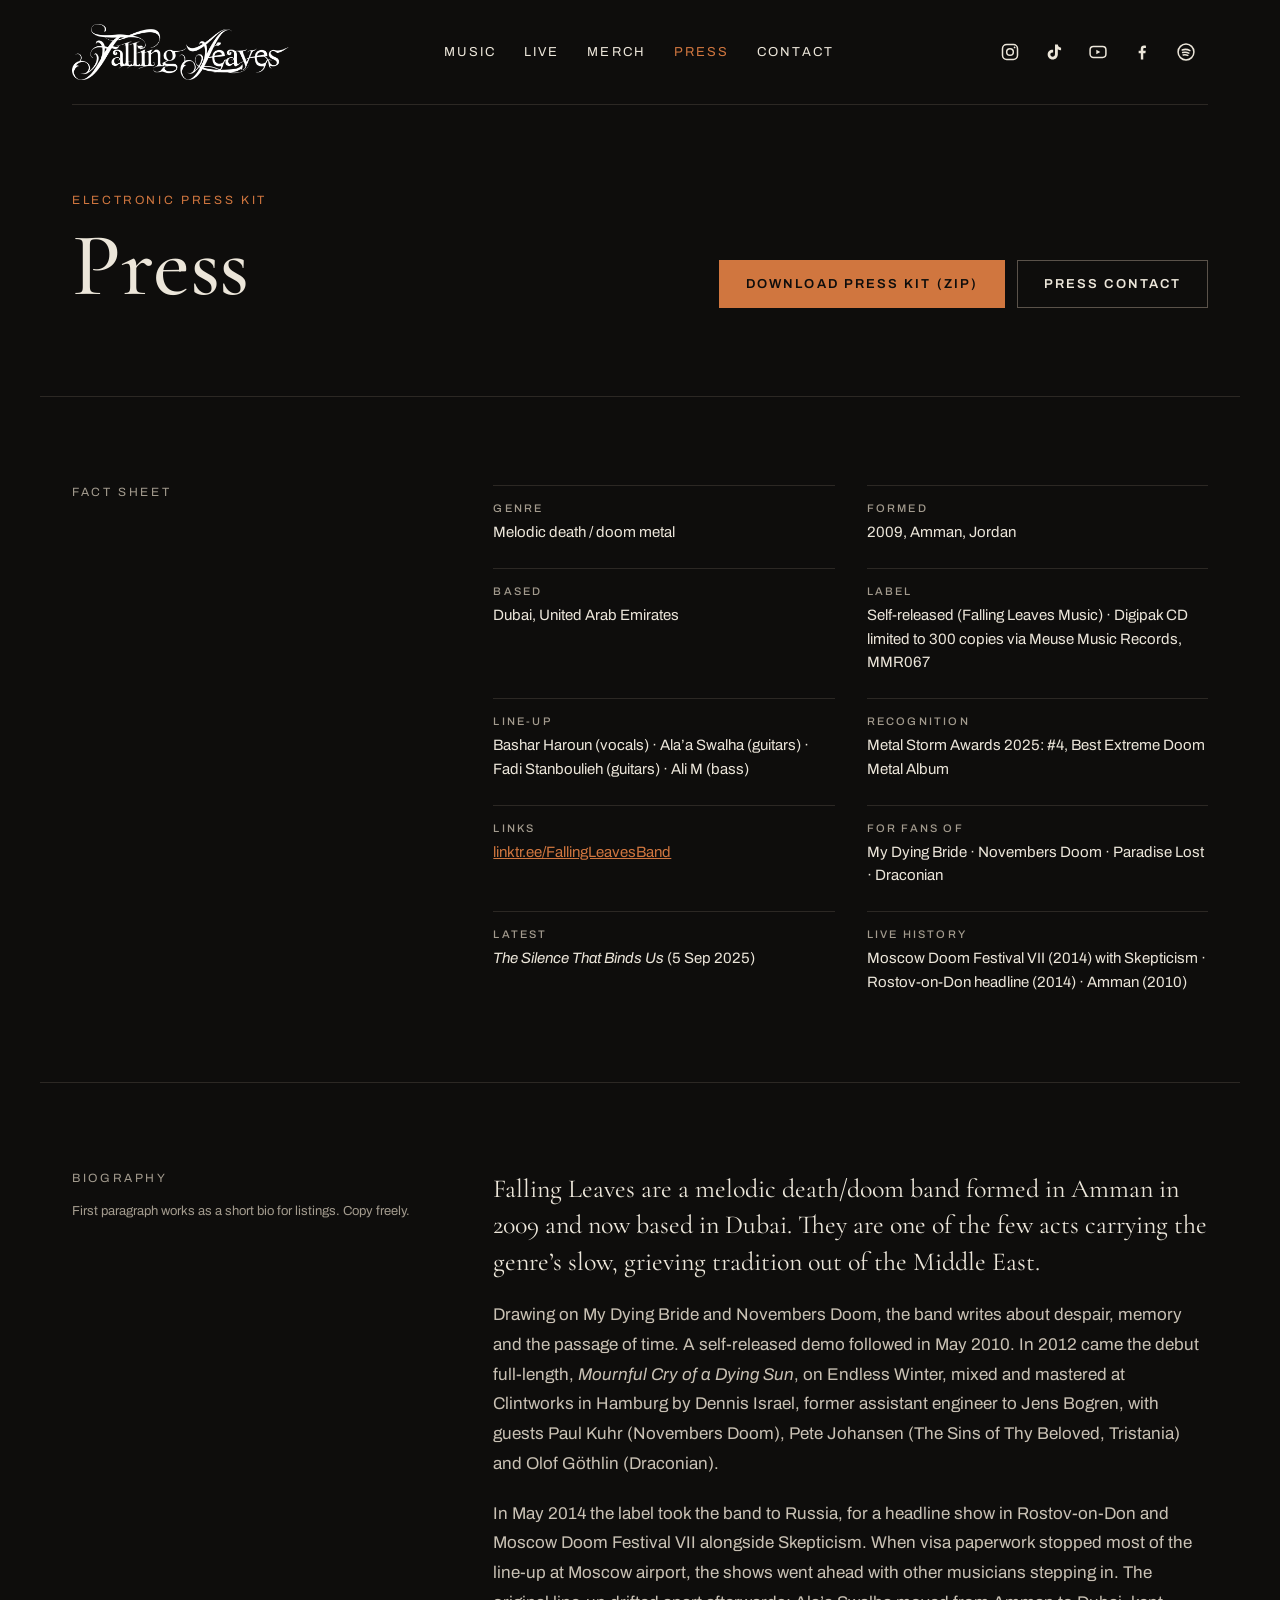
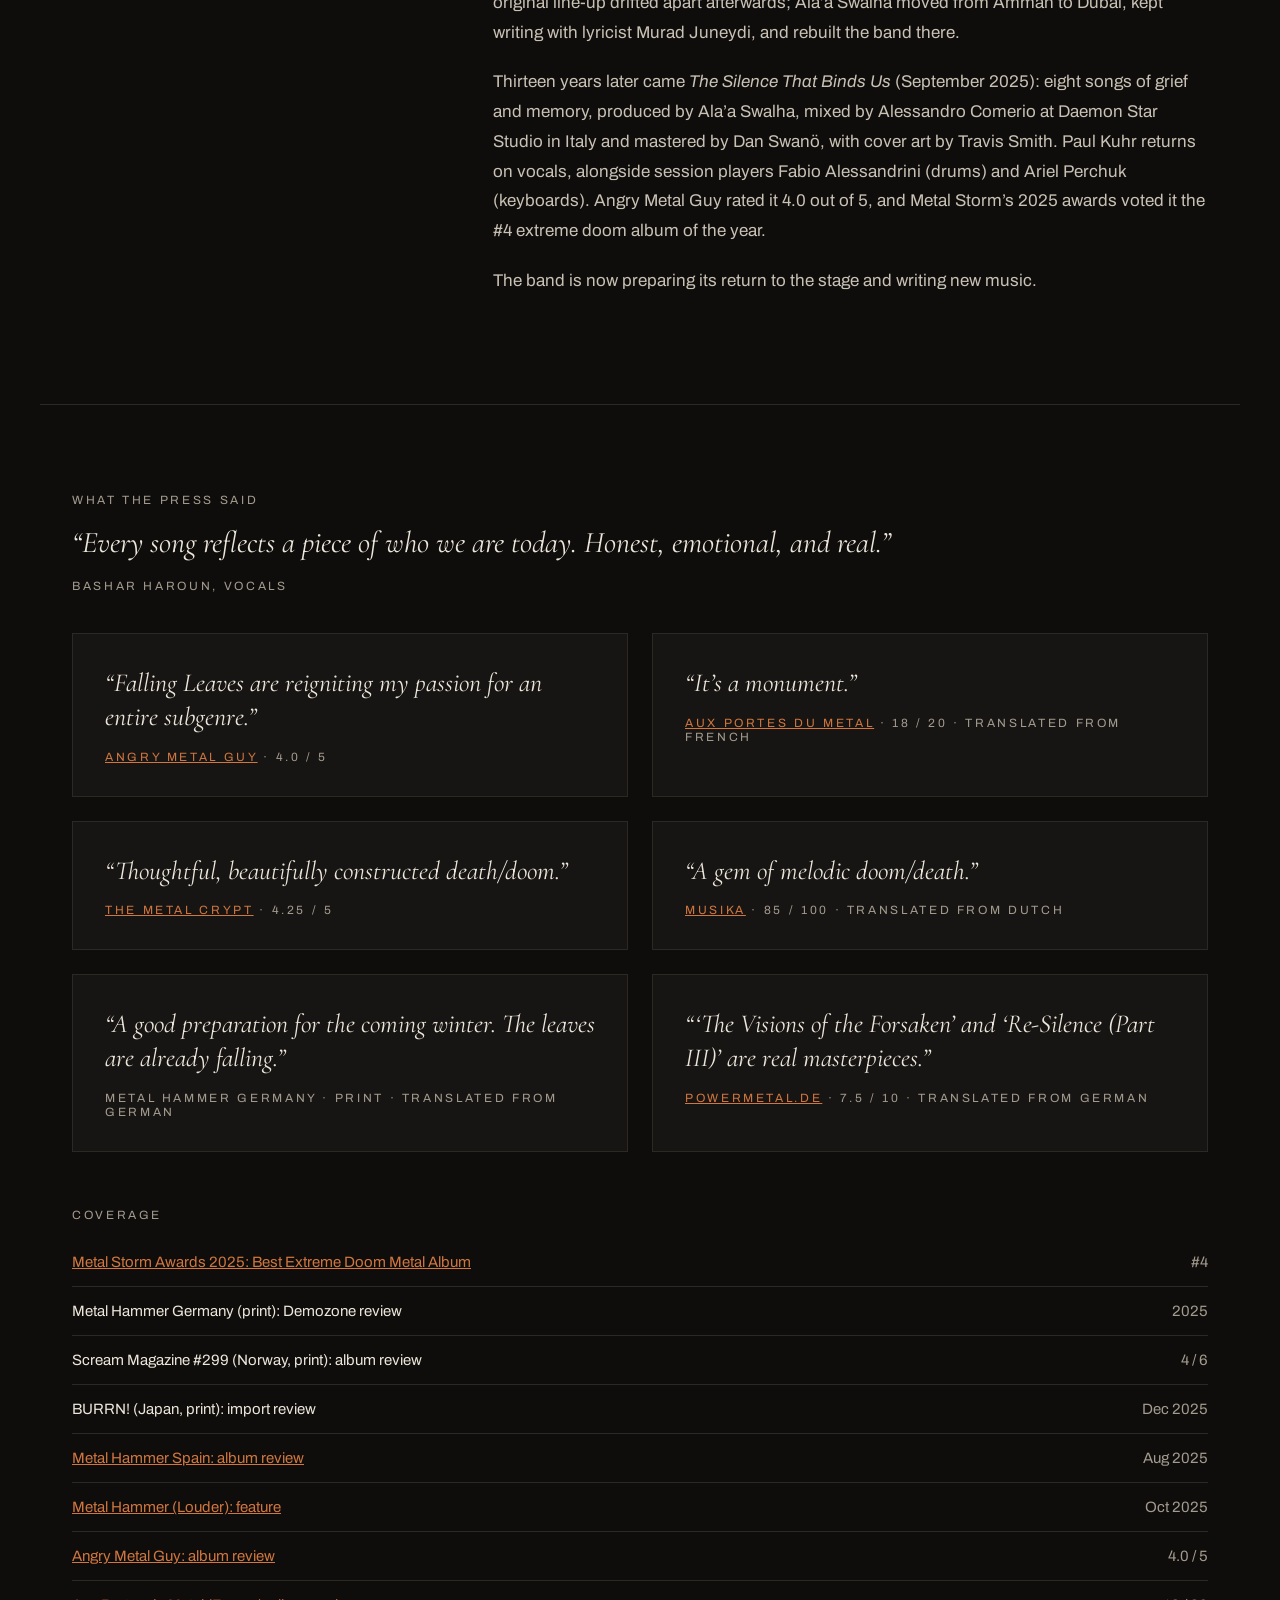
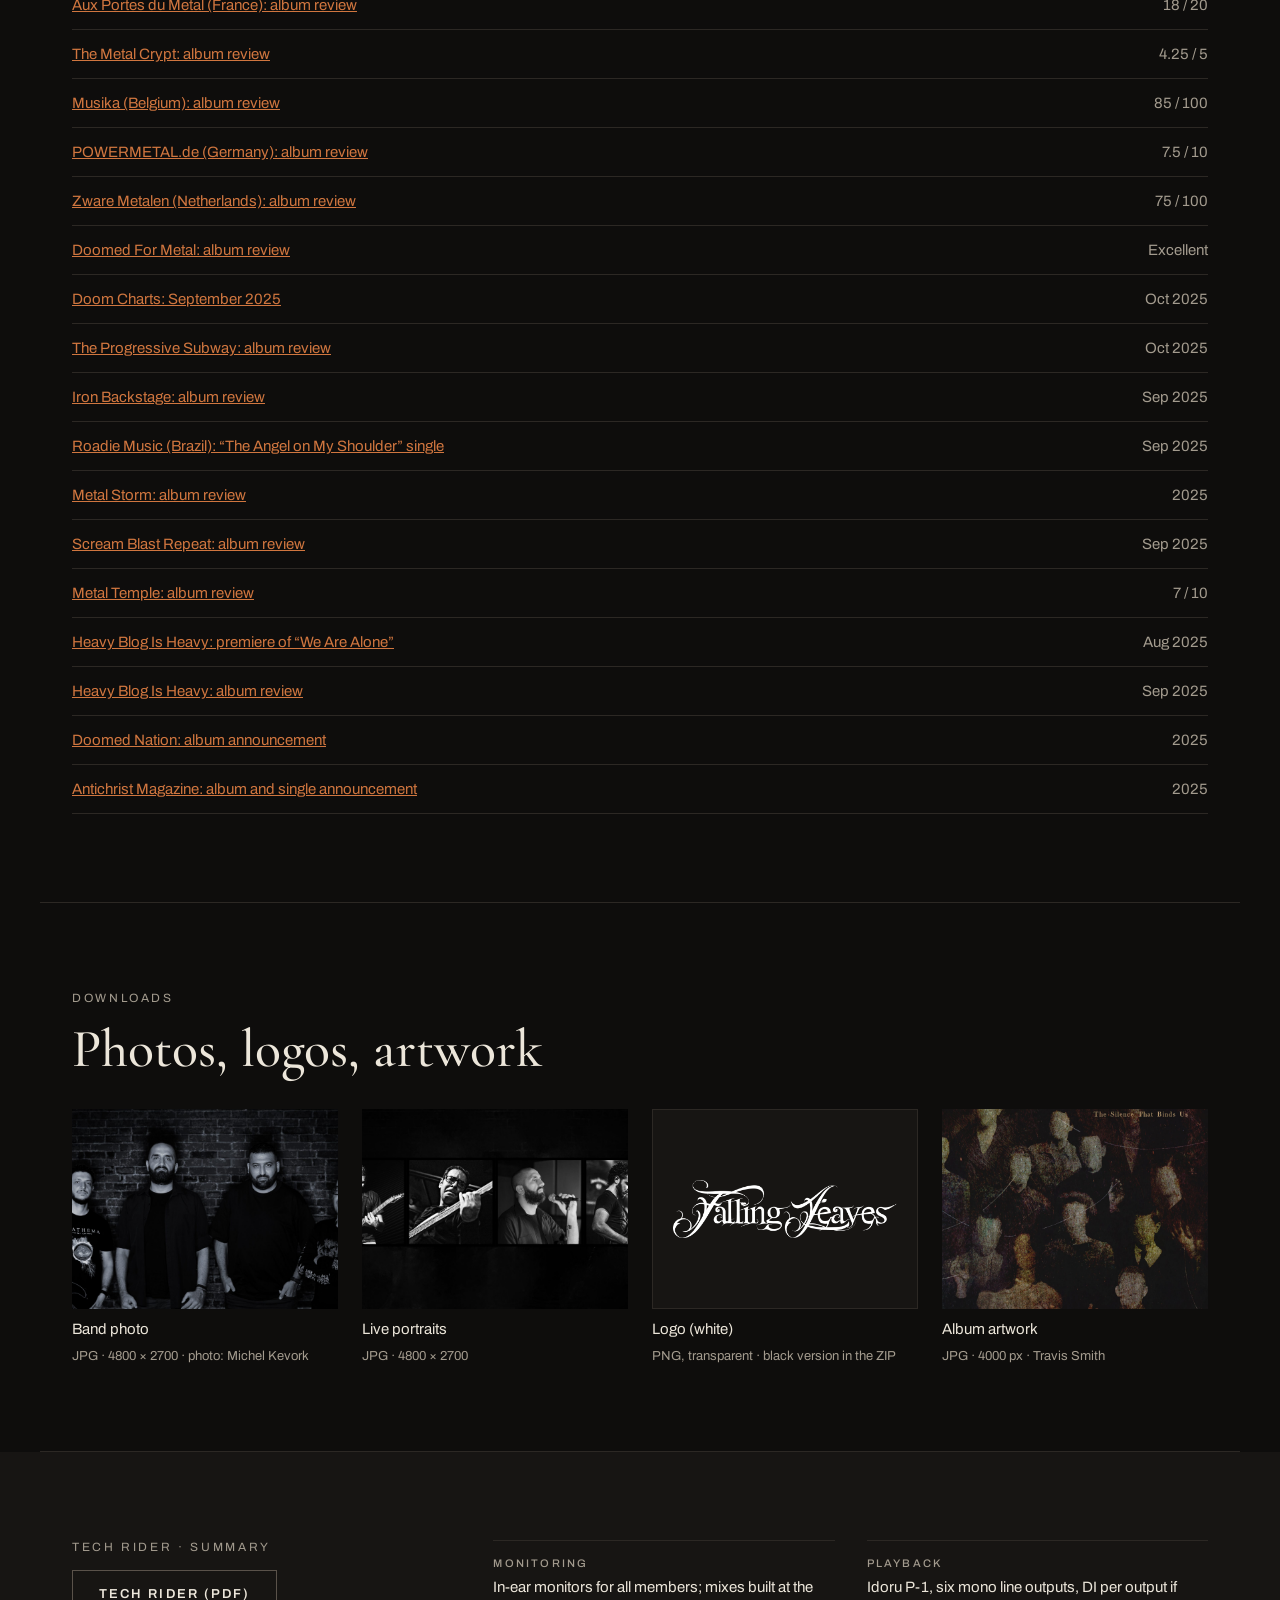
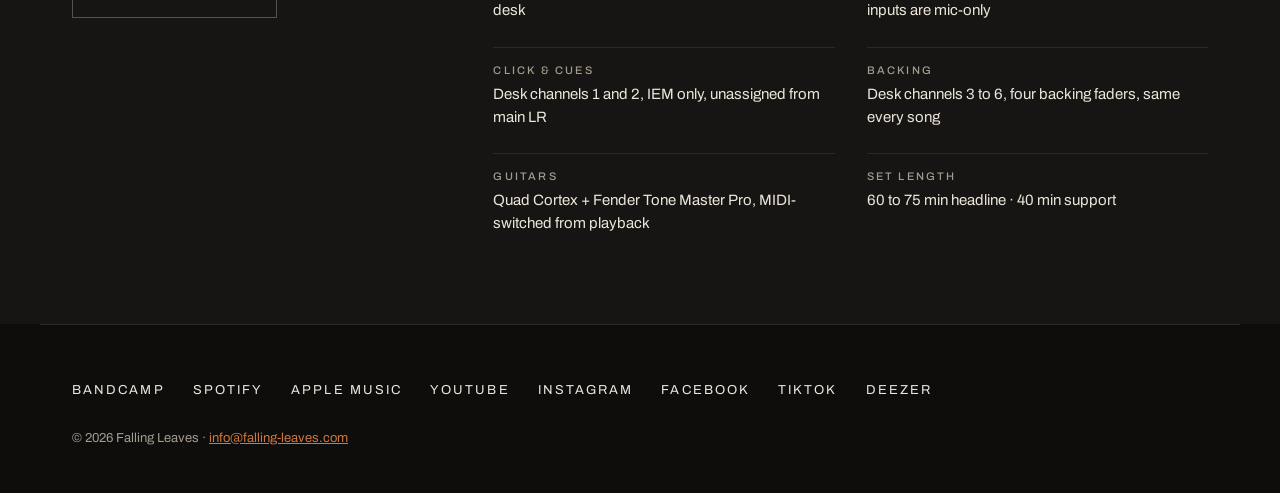
<file: press.html>
<!doctype html>
<html lang="en">
<head>
<meta charset="utf-8">
<meta name="viewport" content="width=device-width, initial-scale=1">
<title>Falling Leaves | Press</title>
<meta name="description" content="Falling Leaves electronic press kit: biography, fact sheet, reviews, photos, logos, artwork and tech rider.">
<link rel="canonical" href="https://falling-leaves.com/press">
<meta property="og:type" content="website">
<meta property="og:site_name" content="Falling Leaves">
<meta property="og:title" content="Falling Leaves | Press">
<meta property="og:description" content="Falling Leaves electronic press kit: biography, fact sheet, reviews, photos, logos, artwork and tech rider.">
<meta property="og:url" content="https://falling-leaves.com/press">
<meta property="og:image" content="https://falling-leaves.com/assets/img/og.jpg">
<meta name="twitter:card" content="summary_large_image">
<meta name="theme-color" content="#0e0d0c">
<link rel="icon" type="image/png" sizes="32x32" href="/assets/img/favicon-32.png">
<link rel="apple-touch-icon" href="/assets/img/apple-touch-icon.png">
<link rel="preconnect" href="https://fonts.googleapis.com">
<link rel="preconnect" href="https://fonts.gstatic.com" crossorigin>
<link href="https://fonts.googleapis.com/css2?family=Cormorant+Garamond:ital,wght@0,500;0,600;1,500&family=Archivo:wght@400;500;600&display=swap" rel="stylesheet">
<link rel="stylesheet" href="/assets/style.css">

</head>
<body>
<a class="skip" href="#main">Skip to content</a>
<header class="wrap">
<nav class="nav" aria-label="Main">
<a class="logo" href="/" aria-label="Falling Leaves home"><img src="/assets/img/fl-logo-2025.png" alt="Falling Leaves" width="218" height="56"></a>
<div class="nav-links">
<a href="/music">Music</a>
<a href="/live">Live</a>
<a href="https://fallingleavesband.bandcamp.com/merch">Merch</a>
<a href="/press" class="on" aria-current="page">Press</a>
<a href="/#contact">Contact</a>
</div>
<div class="soc" aria-label="Social media"><a href="https://www.instagram.com/fallingleavesofficial/" aria-label="Instagram" rel="noopener" target="_blank"><svg viewBox="0 0 24 24" fill="none" stroke="currentColor" stroke-width="1.8" aria-hidden="true"><rect x="3" y="3" width="18" height="18" rx="5"/><circle cx="12" cy="12" r="4"/><circle cx="17.5" cy="6.5" r="1.1" fill="currentColor" stroke="none"/></svg></a><a href="https://www.tiktok.com/@fallingleavesband" aria-label="TikTok" rel="noopener" target="_blank"><svg viewBox="0 0 24 24" fill="currentColor" aria-hidden="true"><path d="M16.6 3c.3 2.2 1.6 3.6 3.9 3.8v3.1c-1.4.1-2.6-.3-3.9-1.1v5.9c0 3.6-2.6 6.3-6.1 6.3S4.4 18.3 4.4 15c0-3.6 3.1-6.1 6.6-5.6v3.2c-1.7-.4-3.4.6-3.4 2.4 0 1.5 1.2 2.6 2.7 2.6 1.6 0 2.9-1.1 2.9-3.2V3z"/></svg></a><a href="https://www.youtube.com/@Falling-Leaves-band" aria-label="YouTube" rel="noopener" target="_blank"><svg viewBox="0 0 24 24" fill="none" stroke="currentColor" stroke-width="1.8" aria-hidden="true"><rect x="2.5" y="5.5" width="19" height="13" rx="4"/><path d="M10 9.2v5.6l4.8-2.8z" fill="currentColor" stroke="none"/></svg></a><a href="https://www.facebook.com/fallingleavesofficialband" aria-label="Facebook" rel="noopener" target="_blank"><svg viewBox="0 0 24 24" fill="currentColor" aria-hidden="true"><path d="M13.5 21v-7.5h2.6l.4-3h-3V8.6c0-.9.3-1.5 1.6-1.5h1.6V4.4c-.3 0-1.2-.1-2.3-.1-2.3 0-3.9 1.4-3.9 4v2.2H8v3h2.6V21z"/></svg></a><a href="https://open.spotify.com/artist/7uUE3OEhgBKf8yVCKXSgvp" aria-label="Spotify" rel="noopener" target="_blank"><svg viewBox="0 0 24 24" fill="none" stroke="currentColor" stroke-width="1.8" stroke-linecap="round" aria-hidden="true"><circle cx="12" cy="12" r="9.5"/><path d="M7.5 9.5c3-1 6.5-.7 9.2.8M8 12.6c2.5-.7 5.2-.4 7.4.8M8.6 15.5c2-.5 3.9-.3 5.6.6"/></svg></a></div>
</nav>
</header>
<main id="main">
<section class="wrap sec">
<div style="display:flex;flex-wrap:wrap;justify-content:space-between;align-items:end;gap:24px;">
<div><p class="label acc">Electronic press kit</p><h1 class="h1">Press</h1></div>
<div class="btns">
<a class="btn btn-solid" href="/downloads/falling-leaves-press-kit.zip" download>Download press kit (ZIP)</a>
<a class="btn btn-ghost" href="mailto:info@falling-leaves.com?subject=Press">Press contact</a>
</div>
</div>
</section>

<section class="wrap sec side">
<div><p class="label">Fact sheet</p></div>
<div class="facts">
<div><b>Genre</b>Melodic death / doom metal</div>
<div><b>Formed</b>2009, Amman, Jordan</div>
<div><b>Based</b>Dubai, United Arab Emirates</div>
<div><b>Label</b>Self-released (Falling Leaves Music) &middot; Digipak CD limited to 300 copies via Meuse Music Records, MMR067</div>
<div><b>Line-up</b>Bashar Haroun (vocals) &middot; Ala&rsquo;a Swalha (guitars) &middot; Fadi Stanboulieh (guitars) &middot; Ali M (bass)</div>
<div><b>Recognition</b>Metal Storm Awards 2025: #4, Best Extreme Doom Metal Album</div>
<div><b>Links</b><a href="https://linktr.ee/FallingLeavesBand" rel="noopener" target="_blank">linktr.ee/FallingLeavesBand</a></div>
<div><b>For fans of</b>My Dying Bride &middot; Novembers Doom &middot; Paradise Lost &middot; Draconian</div>
<div><b>Latest</b><em>The Silence That Binds Us</em> (5 Sep 2025)</div>
<div><b>Live history</b>Moscow Doom Festival VII (2014) with Skepticism &middot; Rostov-on-Don headline (2014) &middot; Amman (2010)</div>
</div>
</section>

<section class="wrap sec side">
<div><p class="label">Biography</p><p style="margin:0;font-size:13px;color:var(--mute);line-height:1.6;">First paragraph works as a short bio for listings. Copy freely.</p></div>
<div class="prose">
<p class="big">Falling Leaves are a melodic death/doom band formed in Amman in 2009 and now based in Dubai. They are one of the few acts carrying the genre&rsquo;s slow, grieving tradition out of the Middle East.</p>
<p>Drawing on My Dying Bride and Novembers Doom, the band writes about despair, memory and the passage of time. A self-released demo followed in May 2010. In 2012 came the debut full-length, <em>Mournful Cry of a Dying Sun</em>, on Endless Winter, mixed and mastered at Clintworks in Hamburg by Dennis Israel, former assistant engineer to Jens Bogren, with guests Paul Kuhr (Novembers Doom), Pete Johansen (The Sins of Thy Beloved, Tristania) and Olof G&ouml;thlin (Draconian).</p>
<p>In May 2014 the label took the band to Russia, for a headline show in Rostov-on-Don and Moscow Doom Festival VII alongside Skepticism. When visa paperwork stopped most of the line-up at Moscow airport, the shows went ahead with other musicians stepping in. The original line-up drifted apart afterwards; Ala&rsquo;a Swalha moved from Amman to Dubai, kept writing with lyricist Murad Juneydi, and rebuilt the band there.</p>
<p>Thirteen years later came <em>The Silence That Binds Us</em> (September 2025): eight songs of grief and memory, produced by Ala&rsquo;a Swalha, mixed by Alessandro Comerio at Daemon Star Studio in Italy and mastered by Dan Swan&ouml;, with cover art by Travis Smith. Paul Kuhr returns on vocals, alongside session players Fabio Alessandrini (drums) and Ariel Perchuk (keyboards). Angry Metal Guy rated it 4.0 out of 5, and Metal Storm&rsquo;s 2025 awards voted it the #4 extreme doom album of the year.</p>
<p>The band is now preparing its return to the stage and writing new music.</p>
</div>
</section>

<section class="wrap sec">
<p class="label">What the press said</p>
<figure style="margin:0 0 40px;max-width:820px;">
<blockquote style="margin:0;font-family:var(--serif);font-style:italic;font-size:30px;line-height:1.35;color:var(--ink);">&ldquo;Every song reflects a piece of who we are today. Honest, emotional, and real.&rdquo;</blockquote>
<figcaption class="label" style="margin:16px 0 0;">Bashar Haroun, vocals</figcaption>
</figure>
<div class="q">
<figure><blockquote>&ldquo;Falling Leaves are reigniting my passion for an entire subgenre.&rdquo;</blockquote><figcaption class="label" style="margin:0;"><a href="https://www.angrymetalguy.com/falling-leaves-the-silence-that-binds-us-review/" rel="noopener" target="_blank">Angry Metal Guy</a> &middot; 4.0 / 5</figcaption></figure>
<figure><blockquote>&ldquo;It&rsquo;s a monument.&rdquo;</blockquote><figcaption class="label" style="margin:0;"><a href="https://www.auxportesdumetal.com/reviews/FallingLeaves/fallingleaves-thesilencethatbindsus.html" rel="noopener" target="_blank">Aux Portes du Metal</a> &middot; 18 / 20 &middot; translated from French</figcaption></figure>
<figure><blockquote>&ldquo;Thoughtful, beautifully constructed death/doom.&rdquo;</blockquote><figcaption class="label" style="margin:0;"><a href="https://metalcrypt.com/reviews/16270" rel="noopener" target="_blank">The Metal Crypt</a> &middot; 4.25 / 5</figcaption></figure>
<figure><blockquote>&ldquo;A gem of melodic doom/death.&rdquo;</blockquote><figcaption class="label" style="margin:0;"><a href="https://www.musika.be/2025/10/21/falling-leaves-the-silence-that-binds-us/" rel="noopener" target="_blank">Musika</a> &middot; 85 / 100 &middot; translated from Dutch</figcaption></figure>
<figure><blockquote>&ldquo;A good preparation for the coming winter. The leaves are already falling.&rdquo;</blockquote><figcaption class="label" style="margin:0;">Metal Hammer Germany &middot; print &middot; translated from German</figcaption></figure>
<figure><blockquote>&ldquo;&lsquo;The Visions of the Forsaken&rsquo; and &lsquo;Re-Silence (Part III)&rsquo; are real masterpieces.&rdquo;</blockquote><figcaption class="label" style="margin:0;"><a href="https://www.powermetal.de/review/review-Falling_Leaves/The_Silence_That_Binds_Us,45065.html" rel="noopener" target="_blank">POWERMETAL.de</a> &middot; 7.5 / 10 &middot; translated from German</figcaption></figure>
</div>
<div style="margin-top:56px;">
<p class="label">Coverage</p>
<div class="cov"><a href="https://metalstorm.net/awards/categories.php?cat_id=86" rel="noopener" target="_blank">Metal Storm Awards 2025: Best Extreme Doom Metal Album</a><span>#4</span></div>
<div class="cov"><span style="color:var(--ink)">Metal Hammer Germany (print): Demozone review</span><span>2025</span></div>
<div class="cov"><span style="color:var(--ink)">Scream Magazine #299 (Norway, print): album review</span><span>4 / 6</span></div>
<div class="cov"><span style="color:var(--ink)">BURRN! (Japan, print): import review</span><span>Dec 2025</span></div>
<div class="cov"><a href="https://metalhammer.es/falling-leaves-the-silence-that-binds-us/" rel="noopener" target="_blank">Metal Hammer Spain: album review</a><span>Aug 2025</span></div>
<div class="cov"><a href="https://www.loudersound.com/bands-artists/falling-leaves-feature-2025" rel="noopener" target="_blank">Metal Hammer (Louder): feature</a><span>Oct 2025</span></div>
<div class="cov"><a href="https://www.angrymetalguy.com/falling-leaves-the-silence-that-binds-us-review/" rel="noopener" target="_blank">Angry Metal Guy: album review</a><span>4.0 / 5</span></div>
<div class="cov"><a href="https://www.auxportesdumetal.com/reviews/FallingLeaves/fallingleaves-thesilencethatbindsus.html" rel="noopener" target="_blank">Aux Portes du Metal (France): album review</a><span>18 / 20</span></div>
<div class="cov"><a href="https://metalcrypt.com/reviews/16270" rel="noopener" target="_blank">The Metal Crypt: album review</a><span>4.25 / 5</span></div>
<div class="cov"><a href="https://www.musika.be/2025/10/21/falling-leaves-the-silence-that-binds-us/" rel="noopener" target="_blank">Musika (Belgium): album review</a><span>85 / 100</span></div>
<div class="cov"><a href="https://www.powermetal.de/review/review-Falling_Leaves/The_Silence_That_Binds_Us,45065.html" rel="noopener" target="_blank">POWERMETAL.de (Germany): album review</a><span>7.5 / 10</span></div>
<div class="cov"><a href="https://zwaremetalen.com/albumrecensies/falling-leaves-the-silence-that-binds-us" rel="noopener" target="_blank">Zware Metalen (Netherlands): album review</a><span>75 / 100</span></div>
<div class="cov"><a href="https://doomed4metal.blogspot.com/2025/09/falling-leaves-silence-that-binds-us.html" rel="noopener" target="_blank">Doomed For Metal: album review</a><span>Excellent</span></div>
<div class="cov"><a href="https://doomcharts.com/2025/10/17/doom-charts-peroration-september-2025/" rel="noopener" target="_blank">Doom Charts: September 2025</a><span>Oct 2025</span></div>
<div class="cov"><a href="https://theprogressivesubway.com/2025/10/09/review-falling-leaves-the-silence-that-binds-us/" rel="noopener" target="_blank">The Progressive Subway: album review</a><span>Oct 2025</span></div>
<div class="cov"><a href="https://ironbackstage.blogspot.com/2025/09/review-of-falling-leaves-silence-that.html" rel="noopener" target="_blank">Iron Backstage: album review</a><span>Sep 2025</span></div>
<div class="cov"><a href="https://roadie-music.com/the-angel-on-my-shoulder-arabes-do-falling-leaves-lancam-novo-single/" rel="noopener" target="_blank">Roadie Music (Brazil): &ldquo;The Angel on My Shoulder&rdquo; single</a><span>Sep 2025</span></div>
<div class="cov"><a href="https://metalstorm.net/pub/review.php?review_id=20833" rel="noopener" target="_blank">Metal Storm: album review</a><span>2025</span></div>
<div class="cov"><a href="https://www.screamblastrepeat.com/falling-leaves-the-silence-that-binds-us/" rel="noopener" target="_blank">Scream Blast Repeat: album review</a><span>Sep 2025</span></div>
<div class="cov"><a href="https://metal-temple.com/?p=151727" rel="noopener" target="_blank">Metal Temple: album review</a><span>7 / 10</span></div>
<div class="cov"><a href="https://www.heavyblogisheavy.com/2025/08/15/exclusive-premiere-bathe-in-woe-with-falling-leaves-on-we-are-alone/" rel="noopener" target="_blank">Heavy Blog Is Heavy: premiere of &ldquo;We Are Alone&rdquo;</a><span>Aug 2025</span></div>
<div class="cov"><a href="https://www.heavyblogisheavy.com/2025/09/04/falling-leaves-the-silence-that-binds-us/" rel="noopener" target="_blank">Heavy Blog Is Heavy: album review</a><span>Sep 2025</span></div>
<div class="cov"><a href="https://doomed-nation.com/?p=102175" rel="noopener" target="_blank">Doomed Nation: album announcement</a><span>2025</span></div>
<div class="cov"><a href="https://antichristmagazine.com/melodic-doom-death-metal-band-falling-leaves-announce-new-album-first-single-out-now/" rel="noopener" target="_blank">Antichrist Magazine: album and single announcement</a><span>2025</span></div>
</div>
</section>

<section class="wrap sec">
<p class="label">Downloads</p>
<h2 class="h2" style="margin-bottom:32px;">Photos, logos, artwork</h2>
<div class="dl">
<a href="/downloads/falling-leaves-band-photo.jpg" download><img src="/assets/img/band-group.jpg" alt="Band photo" loading="lazy" width="2000" height="1125">Band photo<small>JPG &middot; 4800 &times; 2700 &middot; photo: Michel Kevork</small></a>
<a href="/downloads/falling-leaves-live-portraits.jpg" download><img src="/assets/img/band-live.jpg" alt="Live portraits" loading="lazy" width="2000" height="1125">Live portraits<small>JPG &middot; 4800 &times; 2700</small></a>
<a href="/downloads/falling-leaves-logo-white.png" download><div class="logobox"><img src="/assets/img/fl-logo-2025.png" alt="Falling Leaves logo" loading="lazy" width="1600" height="412"></div>Logo (white)<small>PNG, transparent &middot; black version in the ZIP</small></a>
<a href="/downloads/the-silence-that-binds-us-cover.jpg" download><img src="/assets/img/cover-silence.jpg" alt="Album cover" loading="lazy" width="1600" height="1600">Album artwork<small>JPG &middot; 4000 px &middot; Travis Smith</small></a>
</div>
</section>

<section id="rider" style="background:var(--bg3);">
<div class="wrap sec side" style="border-bottom:none;">
<div><p class="label">Tech rider &middot; summary</p><a class="btn btn-ghost" href="/downloads/falling-leaves-tech-rider.pdf" download>Tech rider (PDF)</a></div>
<div class="facts">
<div><b>Monitoring</b>In-ear monitors for all members; mixes built at the desk</div>
<div><b>Playback</b>Idoru P-1, six mono line outputs, DI per output if inputs are mic-only</div>
<div><b>Click &amp; cues</b>Desk channels 1 and 2, IEM only, unassigned from main LR</div>
<div><b>Backing</b>Desk channels 3 to 6, four backing faders, same every song</div>
<div><b>Guitars</b>Quad Cortex + Fender Tone Master Pro, MIDI-switched from playback</div>
<div><b>Set length</b>60 to 75 min headline &middot; 40 min support</div>
</div>
</div>
</section>

</main>
<footer class="wrap foot">
<div class="nav-links"><a href="https://fallingleavesband.bandcamp.com" rel="noopener" target="_blank">Bandcamp</a><a href="https://open.spotify.com/artist/7uUE3OEhgBKf8yVCKXSgvp" rel="noopener" target="_blank">Spotify</a><a href="https://music.apple.com/us/artist/falling-leaves/1769197618" rel="noopener" target="_blank">Apple Music</a><a href="https://www.youtube.com/@Falling-Leaves-band" rel="noopener" target="_blank">YouTube</a><a href="https://www.instagram.com/fallingleavesofficial/" rel="noopener" target="_blank">Instagram</a><a href="https://www.facebook.com/fallingleavesofficialband" rel="noopener" target="_blank">Facebook</a><a href="https://www.tiktok.com/@fallingleavesband" rel="noopener" target="_blank">TikTok</a><a href="https://www.deezer.com/us/artist/5499436" rel="noopener" target="_blank">Deezer</a></div>
<small>&copy; 2026 Falling Leaves &middot; <a href="mailto:info@falling-leaves.com">info@falling-leaves.com</a></small>
</footer>
</body>
</html>
</file>
<file: assets/style.css>
:root{--bg:#0e0d0c;--bg2:#131110;--bg3:#171513;--line:#2c2824;--line2:#5a524a;--ink:#ece6da;--ink2:#c9c1b4;--mute:#a39b8e;--acc:#d0763f;--acc2:#e8935e;--serif:'Cormorant Garamond',Georgia,serif;--sans:'Archivo',system-ui,sans-serif}
*{box-sizing:border-box}
html{scroll-behavior:smooth}
body{margin:0;background:var(--bg);color:var(--ink);font-family:var(--sans);-webkit-font-smoothing:antialiased}
img{max-width:100%;height:auto}
a{color:var(--acc)}a:hover{color:var(--acc2)}
a:focus-visible,button:focus-visible{outline:2px solid var(--acc);outline-offset:3px}
.skip{position:absolute;left:-9999px}.skip:focus{left:16px;top:16px;background:var(--acc);color:var(--bg);padding:10px 16px;z-index:10}
.wrap{max-width:1200px;margin:0 auto;padding:0 32px}

/* header */
.nav{display:flex;flex-wrap:wrap;align-items:center;justify-content:space-between;gap:16px 32px;padding:24px 0;border-bottom:1px solid var(--line)}
.logo{display:block;line-height:0}.logo img{height:56px;width:auto;display:block}
.nav-links{display:flex;flex-wrap:wrap;gap:4px 28px}
.nav-links a{color:var(--ink);text-decoration:none;font-size:13px;letter-spacing:.16em;text-transform:uppercase;padding:10px 0}
.nav-links a:hover,.nav-links a.on{color:var(--acc)}
.soc{display:flex;flex-wrap:wrap;align-items:center}
.soc a{display:inline-flex;align-items:center;justify-content:center;width:44px;height:44px;color:var(--ink)}
.soc a:hover{color:var(--acc)}.soc svg{width:20px;height:20px}

/* type + buttons */
.label{font-size:12px;letter-spacing:.22em;text-transform:uppercase;color:var(--mute);margin:0 0 16px}
.label.acc{color:var(--acc)}
.h1{font-family:var(--serif);font-weight:500;font-size:clamp(52px,7vw,96px);line-height:.95;margin:0}
.h2{font-family:var(--serif);font-weight:500;font-size:clamp(36px,4.2vw,56px);line-height:1.05;margin:0;color:var(--ink)}
.lead{margin:0;font-size:17px;line-height:1.7;color:var(--ink2)}
.btn{display:inline-flex;align-items:center;justify-content:center;min-height:48px;padding:0 26px;font-size:13px;letter-spacing:.16em;text-transform:uppercase;text-decoration:none;font-weight:600;border:1px solid var(--acc);font-family:var(--sans)}
.btn-solid{background:var(--acc);color:var(--bg)}.btn-solid:hover{background:var(--acc2);color:var(--bg)}
.btn-ghost{color:var(--ink);border-color:var(--line2)}.btn-ghost:hover{border-color:var(--acc);color:var(--acc)}
.btn-lg{min-height:56px;padding:0 40px;font-size:14px}
.btns{display:flex;flex-wrap:wrap;gap:12px}

/* layout */
.grid2{display:grid;grid-template-columns:repeat(2,minmax(0,1fr));gap:64px;align-items:center}
.grid4{display:grid;grid-template-columns:repeat(4,minmax(0,1fr));gap:40px}
.section{padding-top:120px;padding-bottom:120px;border-bottom:1px solid var(--line)}
.track{display:flex;justify-content:space-between;gap:16px;padding:14px 0;border-bottom:1px solid var(--line);font-size:15px;color:var(--ink)}
.track span:last-child{color:var(--mute);font-variant-numeric:tabular-nums}

/* home */
.hero{padding:96px 32px 120px}
.hero h1{font-family:var(--serif);font-weight:500;font-size:clamp(56px,8vw,112px);line-height:.92;margin:0;letter-spacing:-.01em}
.hero h1 em{color:var(--acc)}
.hero .cover{width:100%;aspect-ratio:1/1;object-fit:cover;display:block;box-shadow:0 30px 80px rgba(0,0,0,.6)}
.stream{margin:0;font-size:13px;letter-spacing:.16em;text-transform:uppercase;color:var(--mute)}.stream a{text-decoration:none}
.fgrid{display:grid;grid-template-columns:repeat(6,minmax(0,1fr));gap:16px}
.fcard{display:flex;flex-direction:column;gap:6px;padding:24px 20px;background:var(--bg3);border:1px solid var(--line);text-decoration:none;color:var(--ink);transition:border-color .2s}
.fcard:hover{border-color:var(--acc);color:var(--ink)}
.fi{display:block;width:32px;height:32px;color:var(--acc);margin-bottom:12px}.fi svg{width:32px;height:32px}
.fn{font-size:17px;font-weight:600}.fh{font-size:13px;color:var(--mute);word-break:break-all}.fc{margin-top:10px;font-size:12px;letter-spacing:.16em;text-transform:uppercase;color:var(--acc)}
.quotes{border-top:1px solid var(--line);border-bottom:1px solid var(--line);background:var(--bg2)}
.quotes figure{margin:0;display:flex;flex-direction:column;gap:12px}
.quotes blockquote{margin:0;font-family:var(--serif);font-style:italic;font-size:26px;line-height:1.25}
.banner{position:relative;border-bottom:1px solid var(--line)}
.banner img{width:100%;height:560px;object-fit:cover;display:block;opacity:.55}
.banner .in{position:absolute;inset:0;display:flex;flex-direction:column;justify-content:center;align-items:center;text-align:center;gap:20px}
.banner blockquote{margin:0;max-width:820px;font-family:var(--serif);font-style:italic;font-size:clamp(28px,3.4vw,44px);line-height:1.3;color:var(--ink);text-shadow:0 2px 24px rgba(0,0,0,.8)}

/* music */
.album{display:grid;grid-template-columns:minmax(0,5fr) minmax(0,7fr);gap:64px;align-items:start;padding:96px 0;border-bottom:1px solid var(--line)}
.album .cover{width:100%;aspect-ratio:1/1;object-fit:cover;display:block}
.credits{display:grid;grid-template-columns:repeat(2,minmax(0,1fr));gap:20px 32px;margin-top:32px;font-size:14px;line-height:1.5;color:var(--ink2)}
.credits b,.facts b{display:block;color:var(--mute);font-weight:500;font-size:11px;letter-spacing:.2em;text-transform:uppercase;margin-bottom:4px}
.embed{width:100%;border:0;display:block}
.video{position:relative;width:100%;aspect-ratio:16/9;background:var(--bg3)}.video iframe{position:absolute;inset:0;width:100%;height:100%;border:0}

/* live */
.past{display:flex;flex-wrap:wrap;justify-content:space-between;gap:8px 24px;padding:16px 0;border-bottom:1px solid var(--line);font-size:15px;color:var(--ink2)}
.nodates{padding:40px;background:var(--bg3);border:1px solid var(--line)}

/* press */
.sec{padding-top:88px;padding-bottom:88px;border-bottom:1px solid var(--line)}
.side{display:grid;grid-template-columns:minmax(0,4fr) minmax(0,8fr);gap:64px}
.facts{display:grid;grid-template-columns:repeat(2,minmax(0,1fr));gap:24px 32px}
.facts div{border-top:1px solid var(--line);padding-top:14px;font-size:15px;line-height:1.55;color:var(--ink)}
.prose p{font-size:17px;line-height:1.75;color:var(--ink2);margin:0 0 20px}
.prose p.big{font-family:var(--serif);font-size:26px;line-height:1.4;color:var(--ink)}
.q{display:grid;grid-template-columns:repeat(2,minmax(0,1fr));gap:24px}
.q figure{margin:0;padding:32px;background:var(--bg3);border:1px solid var(--line);display:flex;flex-direction:column;gap:16px}
.q blockquote{margin:0;font-family:var(--serif);font-style:italic;font-size:26px;line-height:1.3;color:var(--ink)}
.dl{display:grid;grid-template-columns:repeat(4,minmax(0,1fr));gap:24px}
.dl a{display:flex;flex-direction:column;gap:12px;text-decoration:none;color:var(--ink);font-size:15px}
.dl img{width:100%;aspect-ratio:4/3;object-fit:cover;display:block}
.dl small{color:var(--mute);font-size:13px}
.logobox{aspect-ratio:4/3;background:var(--bg3);border:1px solid var(--line);display:flex;align-items:center;justify-content:center;padding:20px}
.logobox img{aspect-ratio:auto;object-fit:contain}
.cov{display:flex;flex-wrap:wrap;justify-content:space-between;gap:8px 24px;padding:16px 0;border-bottom:1px solid var(--line);font-size:15px}
.cov span{color:var(--mute)}

/* footer */
.foot{padding:48px 32px;display:flex;flex-wrap:wrap;justify-content:space-between;gap:24px;border-top:1px solid var(--line)}
.foot small{color:var(--mute);font-size:13px;align-self:center}

@media (max-width:1100px){.fgrid{grid-template-columns:repeat(3,minmax(0,1fr))}}
@media (max-width:900px){
 .wrap{padding:0 20px}.hero{padding:56px 20px 80px}
 .grid2,.side,.q{grid-template-columns:minmax(0,1fr);gap:40px}
 .grid4,.dl{grid-template-columns:repeat(2,minmax(0,1fr))}
 .section{padding-top:80px;padding-bottom:80px}.sec{padding-top:64px;padding-bottom:64px}
 .album{grid-template-columns:minmax(0,1fr);gap:40px;padding:64px 0}
 .facts,.credits{grid-template-columns:minmax(0,1fr)}
 .banner img{height:420px}
 .logo img{height:44px}
}
@media (max-width:560px){.fgrid,.grid4{grid-template-columns:repeat(2,minmax(0,1fr));gap:12px}.dl{grid-template-columns:minmax(0,1fr)}.quotes blockquote{font-size:22px}}
</file>
